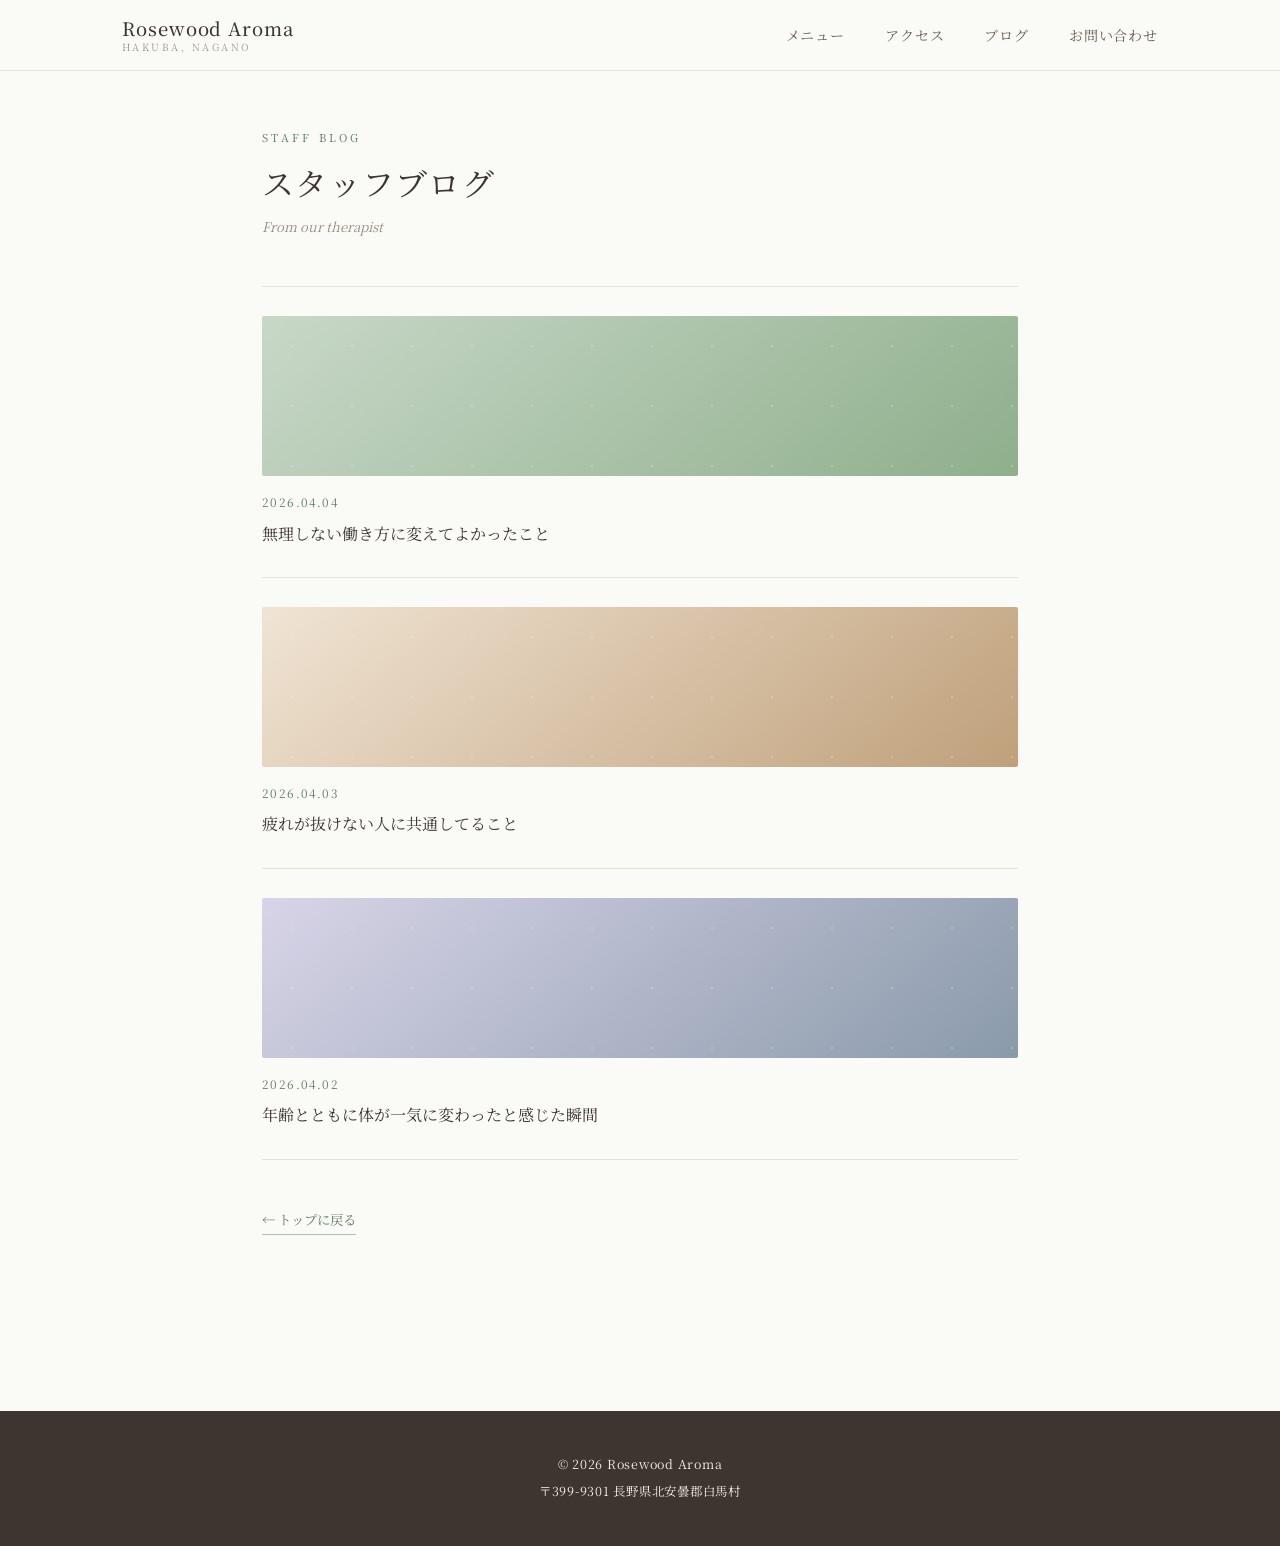
<file: blog/index.html>
<!DOCTYPE html>
<html lang="ja">
<head>
  <meta charset="UTF-8">
  <meta name="viewport" content="width=device-width, initial-scale=1.0">
  <title>スタッフブログ | Rosewood Aroma</title>
  <meta name="description" content="Rosewood Aromaセラピストによるブログ。体のこと、暮らしのこと、白馬の日々のこと。">
  <link rel="stylesheet" href="../assets/style.css?v=3">
  <link rel="stylesheet" href="https://cdnjs.cloudflare.com/ajax/libs/font-awesome/6.5.0/css/all.min.css">
</head>
<body>

<nav>
  <div class="nav-inner">
    <a href="../index.html" class="nav-logo">
      Rosewood Aroma
      <span>HAKUBA, NAGANO</span>
    </a>
    <button class="hamburger" onclick="toggleMenu()" aria-label="メニューを開く">
      <span></span><span></span><span></span>
    </button>
    <ul class="nav-links" id="navLinks">
      <li><a href="../index.html#menu">メニュー</a></li>
      <li><a href="../index.html#access">アクセス</a></li>
      <li><a href="../blog/">ブログ</a></li>
      <li><a href="../index.html#contact">お問い合わせ</a></li>
    </ul>
  </div>
</nav>

<section class="blog-post-page">
  <div class="blog-index-wrap">

    <p class="section-label">Staff Blog</p>
    <h1 class="blog-post-title" style="font-size: clamp(1.5rem, 3vw, 2rem); margin-bottom: 0.4rem;">スタッフブログ</h1>
    <p style="font-size: 0.82rem; color: var(--text-light); font-style: italic; margin-bottom: 3rem;">From our therapist</p>

    <ul class="blog-list">
      <li class="blog-list-item">
        <a href="post1.html" style="text-decoration:none; display:block;">
          <div class="blog-card-thumb blog-card-thumb-1"></div>
        </a>
        <p class="blog-list-date">2026.04.04</p>
        <a href="post1.html" class="blog-list-title">無理しない働き方に変えてよかったこと</a>
      </li>
      <li class="blog-list-item">
        <a href="post2.html" style="text-decoration:none; display:block;">
          <div class="blog-card-thumb blog-card-thumb-2"></div>
        </a>
        <p class="blog-list-date">2026.04.03</p>
        <a href="post2.html" class="blog-list-title">疲れが抜けない人に共通してること</a>
      </li>
      <li class="blog-list-item">
        <a href="post3.html" style="text-decoration:none; display:block;">
          <div class="blog-card-thumb blog-card-thumb-3"></div>
        </a>
        <p class="blog-list-date">2026.04.02</p>
        <a href="post3.html" class="blog-list-title">年齢とともに体が一気に変わったと感じた瞬間</a>
      </li>
    </ul>

    <a href="../index.html" class="blog-back" style="margin-top: 3rem;">← トップに戻る</a>

  </div>
</section>

<footer>
  <p>&copy; 2026 Rosewood Aroma</p>
  <p>〒399-9301 長野県北安曇郡白馬村</p>
</footer>

<script>
  function toggleMenu() {
    document.getElementById('navLinks').classList.toggle('open');
  }
</script>

</body>
</html>
</file>
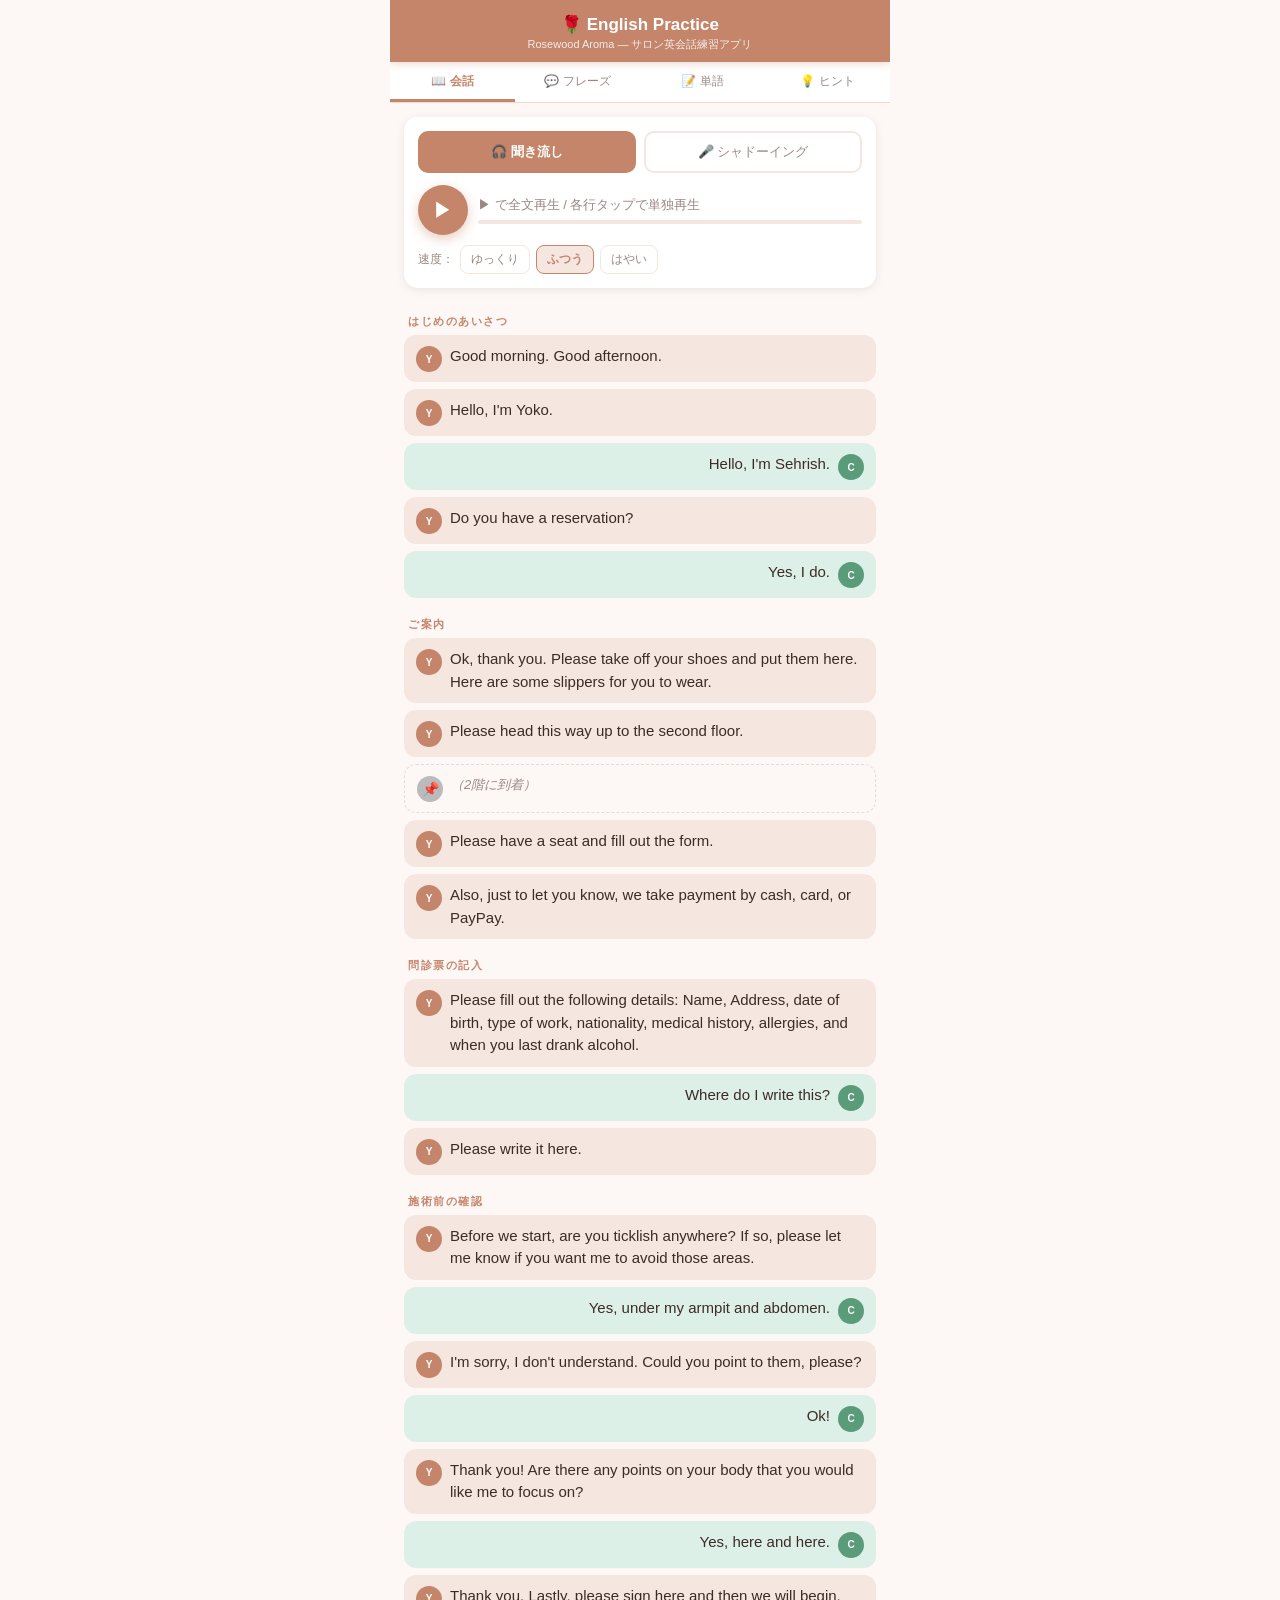
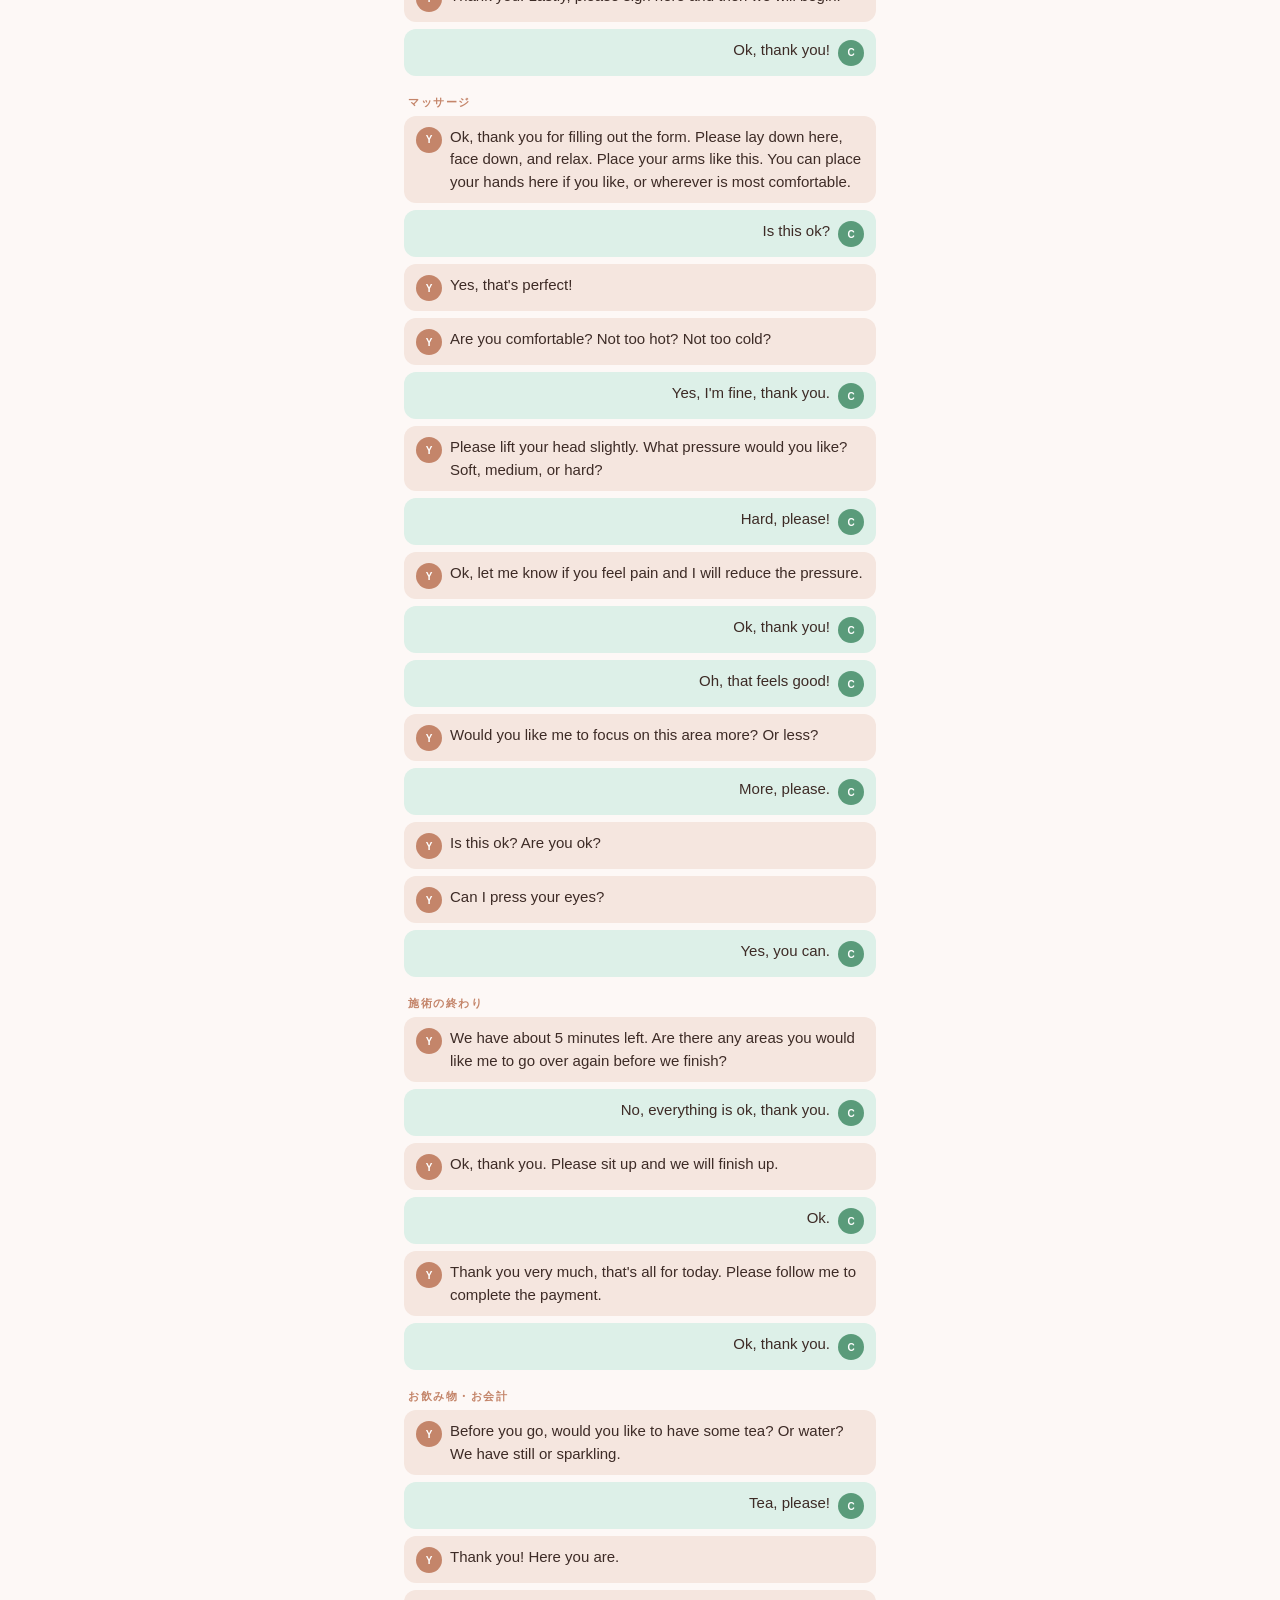
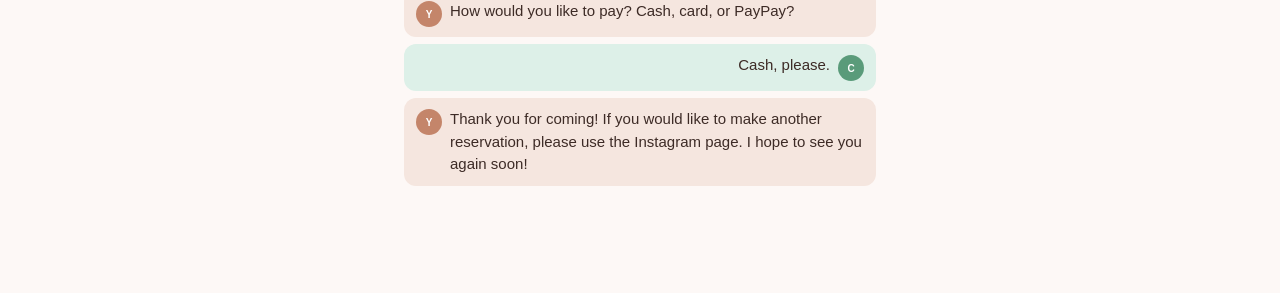
<file: english-practice/index.html>
<!DOCTYPE html>
<html lang="ja">
<head>
<meta charset="UTF-8">
<meta name="viewport" content="width=device-width, initial-scale=1.0, maximum-scale=1.0, user-scalable=no">
<title>English Practice | Rosewood Aroma</title>
<!-- PWA -->
<meta name="apple-mobile-web-app-capable" content="yes">
<meta name="apple-mobile-web-app-status-bar-style" content="default">
<meta name="apple-mobile-web-app-title" content="英会話練習">
<link rel="apple-touch-icon" href="icon.svg">
<link rel="manifest" href="manifest.json">
<meta name="theme-color" content="#c4856a">
<style>
:root {
  --rose: #c4856a;
  --rose-light: #f5e6df;
  --rose-dark: #8b5a47;
  --green: #5a9b7a;
  --bg: #fdf8f6;
  --text: #3d2b26;
  --muted: #9b8783;
  --shadow: 0 2px 10px rgba(0,0,0,0.08);
  --r: 14px;
}
* { box-sizing: border-box; margin: 0; padding: 0; -webkit-tap-highlight-color: transparent; }
html, body {
  font-family: -apple-system, BlinkMacSystemFont, 'Noto Sans JP', sans-serif;
  background: var(--bg); color: var(--text);
  max-width: 500px; margin: 0 auto; min-height: 100vh; overflow-x: hidden;
}
.header {
  background: var(--rose); color: white;
  padding: 14px 16px 10px; text-align: center;
  position: sticky; top: 0; z-index: 200;
  box-shadow: 0 2px 8px rgba(196,133,106,0.3);
}
.header h1 { font-size: 17px; font-weight: 700; }
.header p { font-size: 11px; opacity: 0.85; margin-top: 2px; }
.tab-nav {
  display: flex; background: white;
  border-bottom: 1px solid #eed8d0;
  position: sticky; top: 62px; z-index: 199;
}
.tab-btn {
  flex: 1; padding: 11px 4px 9px;
  border: none; background: none;
  font-size: 12px; color: var(--muted); cursor: pointer;
  border-bottom: 3px solid transparent; transition: all 0.2s; font-weight: 500;
}
.tab-btn.active { color: var(--rose); border-bottom-color: var(--rose); font-weight: 700; }
.screen { display: none; padding: 14px 14px 100px; }
.screen.active { display: block; }

.ctrl-bar {
  background: white; border-radius: var(--r);
  padding: 14px; margin-bottom: 14px; box-shadow: var(--shadow);
}
.mode-row { display: flex; gap: 8px; margin-bottom: 12px; }
.mode-btn {
  flex: 1; padding: 10px 6px;
  border: 2px solid var(--rose-light); border-radius: 10px;
  background: white; font-size: 13px; cursor: pointer;
  color: var(--muted); transition: all 0.2s; font-weight: 500;
}
.mode-btn.active { background: var(--rose); border-color: var(--rose); color: white; font-weight: 700; }
.ctrl-row { display: flex; align-items: center; gap: 10px; }
.big-btn {
  width: 50px; height: 50px; border-radius: 50%; border: none;
  color: white; font-size: 20px; cursor: pointer;
  display: flex; align-items: center; justify-content: center;
  flex-shrink: 0; transition: transform 0.1s;
}
.big-btn:active { transform: scale(0.93); }
.play-btn { background: var(--rose); box-shadow: 0 4px 12px rgba(196,133,106,0.4); }
.stop-btn { background: #d94f4f; box-shadow: 0 4px 12px rgba(217,79,79,0.3); }
.ctrl-info { flex: 1; min-width: 0; }
.ctrl-status { font-size: 13px; color: var(--muted); }
.prog-bar { height: 4px; background: var(--rose-light); border-radius: 2px; margin-top: 6px; overflow: hidden; }
.prog-fill { height: 100%; background: var(--rose); border-radius: 2px; transition: width 0.4s; }
.speed-row { display: flex; gap: 6px; align-items: center; margin-top: 10px; }
.speed-label { font-size: 12px; color: var(--muted); flex-shrink: 0; }
.speed-btn {
  padding: 5px 10px; border-radius: 8px;
  border: 1px solid var(--rose-light); background: white;
  font-size: 12px; cursor: pointer; color: var(--muted); transition: all 0.15s;
}
.speed-btn.active { background: var(--rose-light); border-color: var(--rose); color: var(--rose); font-weight: 700; }

.shadow-prompt {
  display: none; text-align: center;
  background: #fff3f0; border: 2px solid var(--rose);
  border-radius: 12px; padding: 14px; margin-bottom: 14px;
}
.shadow-prompt.show { display: block; }
.shadow-prompt .s-mic { font-size: 30px; }
.shadow-prompt .s-text { font-size: 15px; font-weight: 700; color: var(--rose); margin: 4px 0; }
.shadow-prompt .s-count { font-size: 32px; font-weight: 900; color: var(--rose-dark); }

.section-label {
  font-size: 11px; font-weight: 700; letter-spacing: 1.5px;
  color: var(--rose); text-transform: uppercase; padding: 12px 4px 6px;
}
.conv-line {
  display: flex; gap: 8px; margin-bottom: 7px;
  padding: 10px 12px; border-radius: 12px;
  cursor: pointer; transition: all 0.15s;
}
.conv-line.yoko { background: #f5e6df; }
.conv-line.customer { background: #ddf0e8; flex-direction: row-reverse; }
.conv-line.note { background: transparent; border: 1px dashed #ddd; }
.conv-line.hl { box-shadow: 0 0 0 2px var(--rose); }
.spk-dot {
  width: 26px; height: 26px; border-radius: 50%;
  background: var(--rose); color: white; font-size: 10px; font-weight: 700;
  display: flex; align-items: center; justify-content: center;
  flex-shrink: 0; margin-top: 1px;
}
.customer .spk-dot { background: var(--green); }
.note .spk-dot { background: #bbb; font-size: 14px; }
.conv-text { font-size: 15px; line-height: 1.5; flex: 1; }
.customer .conv-text { text-align: right; }
.note .conv-text { font-size: 13px; color: var(--muted); font-style: italic; }

.cat-card {
  background: white; border-radius: var(--r);
  padding: 14px; margin-bottom: 10px; box-shadow: var(--shadow);
  display: flex; align-items: center; gap: 12px;
  cursor: pointer; transition: all 0.15s;
}
.cat-card:active { transform: scale(0.98); }
.cat-icon { font-size: 24px; width: 44px; text-align: center; flex-shrink: 0; }
.cat-info { flex: 1; }
.cat-title { font-size: 15px; font-weight: 700; }
.cat-sub { font-size: 12px; color: var(--muted); margin-top: 2px; }
.cat-arrow { color: var(--muted); font-size: 20px; }

.phrase-header { display: flex; align-items: center; gap: 10px; margin-bottom: 14px; }
.back-btn {
  padding: 8px 14px; border-radius: 10px; border: none;
  background: var(--rose-light); color: var(--rose);
  font-size: 14px; font-weight: 700; cursor: pointer;
}
.ph-title { font-size: 15px; font-weight: 700; flex: 1; }
.phrase-sub-hd {
  font-size: 12px; font-weight: 700; color: var(--rose-dark);
  padding: 10px 2px 4px;
  border-bottom: 1px solid var(--rose-light); margin-bottom: 6px;
}
.phrase-item {
  background: white; border-radius: 12px;
  padding: 13px 14px; margin-bottom: 7px; box-shadow: var(--shadow);
  display: flex; align-items: center; gap: 10px;
  cursor: pointer; transition: all 0.15s; border: 2px solid transparent;
}
.phrase-item:active { transform: scale(0.99); }
.phrase-item.hl { border-color: var(--rose); }
.ph-en { font-size: 15px; flex: 1; line-height: 1.4; }
.ph-note { font-size: 11px; color: var(--muted); margin-top: 3px; }
.ph-icon { font-size: 22px; color: var(--rose); flex-shrink: 0; }

.vocab-group { margin-bottom: 20px; }
.vocab-group-title {
  font-size: 13px; font-weight: 700; color: var(--rose-dark);
  padding: 6px 0; border-bottom: 2px solid var(--rose-light); margin-bottom: 8px;
}
.vocab-item {
  display: flex; align-items: center; background: white;
  border-radius: 10px; padding: 12px 14px; margin-bottom: 6px;
  box-shadow: var(--shadow); cursor: pointer; gap: 10px;
}
.vocab-item:active { transform: scale(0.99); }
.vocab-en { font-size: 15px; font-weight: 600; flex: 1; }
.vocab-ja { font-size: 13px; color: var(--muted); text-align: right; }
.vocab-icon { font-size: 18px; color: var(--rose); flex-shrink: 0; }

.tip-card {
  background: white; border-radius: var(--r);
  padding: 16px; margin-bottom: 12px; box-shadow: var(--shadow);
  border-left: 4px solid var(--rose);
}
.tip-card h3 { font-size: 14px; font-weight: 700; color: var(--rose-dark); margin-bottom: 8px; }
.tip-card p { font-size: 14px; line-height: 1.7; }

.phrase-view { display: none; }
.phrase-view.show { display: block; }
.cat-view.hide { display: none; }
</style>
</head>
<body>

<div class="header">
  <h1>🌹 English Practice</h1>
  <p>Rosewood Aroma — サロン英会話練習アプリ</p>
</div>

<nav class="tab-nav">
  <button class="tab-btn active" onclick="showTab('conv')">📖 会話</button>
  <button class="tab-btn" onclick="showTab('phrase')">💬 フレーズ</button>
  <button class="tab-btn" onclick="showTab('vocab')">📝 単語</button>
  <button class="tab-btn" onclick="showTab('tips')">💡 ヒント</button>
</nav>

<div id="screen-conv" class="screen active">
  <div class="ctrl-bar">
    <div class="mode-row">
      <button class="mode-btn active" id="conv-m-listen" onclick="setConvMode('listen')">🎧 聞き流し</button>
      <button class="mode-btn" id="conv-m-shadow" onclick="setConvMode('shadow')">🎤 シャドーイング</button>
    </div>
    <div class="ctrl-row">
      <button class="big-btn play-btn" id="conv-play" onclick="toggleConvPlay()">▶</button>
      <div class="ctrl-info">
        <div class="ctrl-status" id="conv-status">▶ で全文再生 / 各行タップで単独再生</div>
        <div class="prog-bar"><div class="prog-fill" id="conv-prog" style="width:0%"></div></div>
      </div>
    </div>
    <div class="speed-row">
      <span class="speed-label">速度：</span>
      <button class="speed-btn" data-speed="0.7" onclick="setSpeed(0.7)">ゆっくり</button>
      <button class="speed-btn active" data-speed="1.0" onclick="setSpeed(1.0)">ふつう</button>
      <button class="speed-btn" data-speed="1.3" onclick="setSpeed(1.3)">はやい</button>
    </div>
  </div>
  <div class="shadow-prompt" id="conv-shadow">
    <div class="s-mic">🎤</div>
    <div class="s-text">あなたの番！ リピートしてみよう</div>
    <div class="s-count" id="conv-count">4</div>
  </div>
  <div id="conv-lines"></div>
</div>

<div id="screen-phrase" class="screen">
  <div class="cat-view" id="cat-view">
    <div id="cat-list"></div>
  </div>
  <div class="phrase-view" id="phrase-view">
    <div class="phrase-header">
      <button class="back-btn" onclick="backToCats()">← 戻る</button>
      <div class="ph-title" id="ph-title"></div>
    </div>
    <div class="ctrl-bar">
      <div class="mode-row">
        <button class="mode-btn" id="ph-m-listen" onclick="setPhMode('listen')">🎧 聞き流し</button>
        <button class="mode-btn" id="ph-m-shadow" onclick="setPhMode('shadow')">🎤 シャドーイング</button>
        <button class="mode-btn active" id="ph-m-tap" onclick="setPhMode('tap')">👆 タップ</button>
      </div>
      <div class="ctrl-row">
        <button class="big-btn play-btn" id="ph-play" onclick="togglePhPlay()" style="display:none">▶</button>
        <div class="ctrl-info">
          <div class="ctrl-status" id="ph-status">フレーズをタップして再生</div>
          <div class="prog-bar"><div class="prog-fill" id="ph-prog" style="width:0%"></div></div>
        </div>
      </div>
      <div class="speed-row">
        <span class="speed-label">速度：</span>
        <button class="speed-btn" data-speed="0.7" onclick="setSpeed(0.7)">ゆっくり</button>
        <button class="speed-btn active" data-speed="1.0" onclick="setSpeed(1.0)">ふつう</button>
        <button class="speed-btn" data-speed="1.3" onclick="setSpeed(1.3)">はやい</button>
      </div>
    </div>
    <div class="shadow-prompt" id="ph-shadow">
      <div class="s-mic">🎤</div>
      <div class="s-text">あなたの番！ リピートしてみよう</div>
      <div class="s-count" id="ph-count">4</div>
    </div>
    <div id="ph-list"></div>
  </div>
</div>

<div id="screen-vocab" class="screen">
  <div id="vocab-list"></div>
</div>

<div id="screen-tips" class="screen">
  <div id="tips-list"></div>
</div>

<script>
const CONV = [
  { sec:"はじめのあいさつ", sp:'Y', t:"Good morning. Good afternoon." },
  { sp:'Y', t:"Hello, I'm Yoko." },
  { sp:'C', t:"Hello, I'm Sehrish." },
  { sp:'Y', t:"Do you have a reservation?" },
  { sp:'C', t:"Yes, I do." },
  { sec:"ご案内", sp:'Y', t:"Ok, thank you. Please take off your shoes and put them here. Here are some slippers for you to wear." },
  { sp:'Y', t:"Please head this way up to the second floor." },
  { sp:'N', t:"（2階に到着）" },
  { sp:'Y', t:"Please have a seat and fill out the form." },
  { sp:'Y', t:"Also, just to let you know, we take payment by cash, card, or PayPay." },
  { sec:"問診票の記入", sp:'Y', t:"Please fill out the following details: Name, Address, date of birth, type of work, nationality, medical history, allergies, and when you last drank alcohol." },
  { sp:'C', t:"Where do I write this?" },
  { sp:'Y', t:"Please write it here." },
  { sec:"施術前の確認", sp:'Y', t:"Before we start, are you ticklish anywhere? If so, please let me know if you want me to avoid those areas." },
  { sp:'C', t:"Yes, under my armpit and abdomen." },
  { sp:'Y', t:"I'm sorry, I don't understand. Could you point to them, please?" },
  { sp:'C', t:"Ok!" },
  { sp:'Y', t:"Thank you! Are there any points on your body that you would like me to focus on?" },
  { sp:'C', t:"Yes, here and here." },
  { sp:'Y', t:"Thank you. Lastly, please sign here and then we will begin." },
  { sp:'C', t:"Ok, thank you!" },
  { sec:"マッサージ", sp:'Y', t:"Ok, thank you for filling out the form. Please lay down here, face down, and relax. Place your arms like this. You can place your hands here if you like, or wherever is most comfortable." },
  { sp:'C', t:"Is this ok?" },
  { sp:'Y', t:"Yes, that's perfect!" },
  { sp:'Y', t:"Are you comfortable? Not too hot? Not too cold?" },
  { sp:'C', t:"Yes, I'm fine, thank you." },
  { sp:'Y', t:"Please lift your head slightly. What pressure would you like? Soft, medium, or hard?" },
  { sp:'C', t:"Hard, please!" },
  { sp:'Y', t:"Ok, let me know if you feel pain and I will reduce the pressure." },
  { sp:'C', t:"Ok, thank you!" },
  { sp:'C', t:"Oh, that feels good!" },
  { sp:'Y', t:"Would you like me to focus on this area more? Or less?" },
  { sp:'C', t:"More, please." },
  { sp:'Y', t:"Is this ok? Are you ok?" },
  { sp:'Y', t:"Can I press your eyes?" },
  { sp:'C', t:"Yes, you can." },
  { sec:"施術の終わり", sp:'Y', t:"We have about 5 minutes left. Are there any areas you would like me to go over again before we finish?" },
  { sp:'C', t:"No, everything is ok, thank you." },
  { sp:'Y', t:"Ok, thank you. Please sit up and we will finish up." },
  { sp:'C', t:"Ok." },
  { sp:'Y', t:"Thank you very much, that's all for today. Please follow me to complete the payment." },
  { sp:'C', t:"Ok, thank you." },
  { sec:"お飲み物・お会計", sp:'Y', t:"Before you go, would you like to have some tea? Or water? We have still or sparkling." },
  { sp:'C', t:"Tea, please!" },
  { sp:'Y', t:"Thank you! Here you are." },
  { sp:'Y', t:"How would you like to pay? Cash, card, or PayPay?" },
  { sp:'C', t:"Cash, please." },
  { sp:'Y', t:"Thank you for coming! If you would like to make another reservation, please use the Instagram page. I hope to see you again soon!" },
];

const CATS = [
  { icon:"👋", title:"Greetings & first contact", ja:"あいさつ・最初の接客",
    ph:[
      { e:"Good morning.", n:"午前11時頃まで" },
      { e:"Good afternoon.", n:"午前11時〜午後5時" },
      { e:"Good evening.", n:"午後5時以降" },
      { e:"Hello, I'm Yoko.", n:"自己紹介" },
      { e:"Welcome!", n:"入店されたとき" },
      { e:"How can I help you?" },
      { e:"Do you have a reservation?", n:"予約確認" },
      { e:"Is this your first time here?", n:"初めてのお客様に" },
    ]},
  { icon:"📅", title:"When they have a reservation", ja:"予約あり",
    ph:[
      { e:"Thank you. Please come in." },
      { e:"May I have your name, please?" },
      { e:"Please take off your shoes.", n:"入口で" },
      { e:"You can put them here.", n:"靴置き場を指さして" },
      { e:"Here are some slippers." },
      { e:"Please follow me." },
      { e:"This way, please." },
      { e:"Please go up to the second floor." },
      { e:"Please have a seat." },
      { e:"Please fill out this form." },
      { e:"Take your time.", n:"焦らせないように" },
    ]},
  { icon:"🚶", title:"When they don't have a reservation", ja:"予約なし",
    subs:[
      { lbl:"対応できる場合", ph:[
        { e:"Yes, I have time now." },
        { e:"Please come in." },
        { e:"I can start in about 5 minutes." },
      ]},
      { lbl:"対応できない場合", ph:[
        { e:"I'm sorry, I'm not available right now." },
        { e:"I'm fully booked today." },
        { e:"Could you make a reservation for another time?" },
        { e:"Please book through our Instagram page." },
        { e:"Let me show you how." },
        { e:"Thank you. I look forward to seeing you." },
      ]},
    ]},
  { icon:"💳", title:"Telling them about payment", ja:"お支払い方法のご案内",
    ph:[
      { e:"Just so you know, we accept cash, card, or PayPay.", n:"早めに伝えておく" },
      { e:"We accept cash, card, and PayPay." },
      { e:"How would you like to pay?", n:"会計のとき" },
      { e:"Cash, card, or PayPay?" },
    ]},
  { icon:"📋", title:"Filling out the form", ja:"問診票の記入",
    subs:[
      { lbl:"記入をお願いするとき", ph:[
        { e:"Please fill in your details." },
        { e:"Please write your name here." },
        { e:"Please write your address here." },
        { e:"Please write your date of birth here." },
        { e:"What kind of work do you do?" },
        { e:"What is your nationality?" },
        { e:"Do you have any medical history?" },
        { e:"Any injuries or illnesses we should know about?" },
        { e:"Do you have any allergies?" },
        { e:"When did you last drink alcohol?" },
        { e:"Please sign here." },
        { e:"Thank you." },
      ]},
      { lbl:"どこに書くか聞かれたとき", ph:[
        { e:"Please write it here." },
        { e:"Right here, please." },
        { e:"You can leave this part blank.", n:"任意の欄なら" },
      ]},
    ]},
  { icon:"✋", title:"Before the massage begins", ja:"施術前の確認",
    ph:[
      { e:"Before we start, are you ticklish anywhere?" },
      { e:"Any areas you want me to avoid?" },
      { e:"Are there any areas you'd like me to focus on?" },
      { e:"Where would you like me to focus?" },
      { e:"Is there any area that hurts right now?" },
      { e:"Please point to the area.", n:"言葉が通じないとき" },
      { e:"Could you show me where?" },
      { e:"Thank you. That's all, we can begin." },
    ]},
  { icon:"🛏️", title:"Getting comfortable on the table", ja:"ベッドでのご案内",
    ph:[
      { e:"Please lie down here." },
      { e:"Please lie face down.", n:"うつ伏せ" },
      { e:"Please lie face up.", n:"仰向け" },
      { e:"Please relax." },
      { e:"Please place your arms like this." },
      { e:"You can put your hands here, or wherever feels comfortable." },
      { e:"Is this position okay?" },
      { e:"Let me adjust you a little." },
      { e:"A little more like this." },
      { e:"Perfect, thank you." },
      { e:"Please lift your head a little." },
      { e:"I'm putting a towel under your head." },
      { e:"Are you comfortable?" },
      { e:"Not too hot? Not too cold?" },
      { e:"Let me know if you need anything." },
    ]},
  { icon:"💆", title:"Pressure & checking in", ja:"圧の確認・施術中のやりとり",
    subs:[
      { lbl:"こちらから声がけ", ph:[
        { e:"What pressure would you like?" },
        { e:"Soft, medium, or hard?" },
        { e:"Like this?" },
        { e:"Let me know if it hurts." },
        { e:"I'll reduce the pressure." },
        { e:"More pressure? Or less?" },
        { e:"Is this okay?" },
        { e:"Are you okay?" },
        { e:"How does this feel?" },
        { e:"Would you like me to do this area more? Or less?" },
        { e:"Can I press your eyes?" },
        { e:"Please tell me if anything is uncomfortable." },
      ]},
      { lbl:"お客様がよく言うこと（聞き取れるように）", ph:[
        { e:"That feels good." },
        { e:"It hurts a little." },
        { e:"A bit harder, please." },
        { e:"A bit softer, please." },
        { e:"More here." },
        { e:"That's enough there." },
      ]},
    ]},
  { icon:"🙏", title:"Finishing the massage", ja:"施術の終わり",
    ph:[
      { e:"We have about 5 minutes left." },
      { e:"Any areas you'd like me to go over again?" },
      { e:"Anywhere else before we finish?" },
      { e:"Okay, we're finished for today." },
      { e:"Please take your time sitting up." },
      { e:"Please sit up slowly." },
      { e:"Thank you very much. That's all for today." },
      { e:"Please follow me for the payment." },
    ]},
  { icon:"☕", title:"Offering a drink", ja:"お飲み物のご提供",
    ph:[
      { e:"Would you like something to drink?" },
      { e:"Would you like tea or water?" },
      { e:"Still or sparkling water?" },
      { e:"Here you are." },
      { e:"Please enjoy." },
    ]},
  { icon:"💰", title:"Payment & goodbye", ja:"お会計・お見送り",
    ph:[
      { e:"How would you like to pay?" },
      { e:"Cash, card, or PayPay?" },
      { e:"That will be [price] yen, please." },
      { e:"Thank you very much." },
      { e:"Here is your receipt." },
      { e:"Would you like to book again?" },
      { e:"You can book through our Instagram page." },
      { e:"Let me show you how." },
      { e:"Thank you for coming." },
      { e:"I hope to see you again soon." },
      { e:"Have a lovely day." },
      { e:"Take care." },
    ]},
  { icon:"🤔", title:"When you don't understand", ja:"聞き取れないとき",
    ph:[
      { e:"I'm sorry, I don't understand.", n:"基本フレーズ" },
      { e:"Could you say that again, please?" },
      { e:"Could you speak a little more slowly, please?" },
      { e:"Could you point to it, please?" },
      { e:"One moment, please." },
      { e:"Let me check." },
      { e:"Just a moment." },
      { e:"I'm sorry, my English isn't perfect." },
      { e:"Thank you for your patience." },
    ]},
  { icon:"🧱", title:"Polite building blocks", ja:"丁寧な表現のパーツ",
    ph:[
      { e:"Please ___", n:"例：Please sit here. / Please relax." },
      { e:"Could you ___, please?", n:"例：Could you lie down? / Could you point?" },
      { e:"Would you like ___?", n:"例：Would you like tea? / More pressure?" },
      { e:"I'm sorry, ___", n:"例：I'm sorry, I don't understand." },
      { e:"Thank you for ___", n:"例：Thank you for coming. / Thank you for waiting." },
      { e:"Let me ___", n:"例：Let me show you. / Let me check." },
      { e:"Is this ___?", n:"例：Is this okay? / Is this comfortable?" },
      { e:"Do you have ___?", n:"例：Do you have a reservation?" },
      { e:"Are you ___?", n:"例：Are you comfortable? / Are you okay?" },
    ]},
];

const VOCAB = [
  { grp:"🫁 身体の部位 (Body Parts)", items:[
    { e:"head, neck, shoulders", j:"頭、首、肩" },
    { e:"back, lower back", j:"背中、腰" },
    { e:"arm, elbow, hand, fingers", j:"腕、ひじ、手、指" },
    { e:"chest, stomach (abdomen)", j:"胸、お腹" },
    { e:"hip, leg, knee, ankle, foot", j:"お尻、脚、ひざ、足首、足" },
    { e:"armpit", j:"脇の下" },
  ]},
  { grp:"💭 気持ち・感覚 (Feelings & Sensations)", items:[
    { e:"comfortable / uncomfortable", j:"快適 / 不快" },
    { e:"sore, tight, stiff", j:"痛い、張っている、硬い" },
    { e:"relaxed", j:"リラックスした" },
    { e:"ticklish", j:"くすぐったい" },
    { e:"too hot / too cold", j:"暑すぎる / 寒すぎる" },
    { e:"soft / medium / hard", j:"弱め / 普通 / 強め" },
    { e:"a little / a lot", j:"少し / たくさん" },
    { e:"more / less", j:"もっと / 少なめに" },
  ]},
  { grp:"❓ お客様がよく聞くこと (Customer Questions)", items:[
    { e:"How long is the massage?", j:"→ It's [60] minutes." },
    { e:"How much is it?", j:"→ It's [price] yen." },
    { e:"Do you speak English?", j:"→ A little. / Yes, a little." },
    { e:"Where is the toilet?", j:"→ This way, please." },
    { e:"Can I use the bathroom first?", j:"→ Of course. Please go ahead." },
    { e:"Should I take everything off?", j:"→ Please keep your underwear on." },
    { e:"Do you have oil or dry massage?", j:"→ We do [oil / dry] massage." },
    { e:"Can I book my next appointment?", j:"→ Yes, please book through our Instagram." },
    { e:"Do you have Wi-Fi?", j:"→ Yes, the password is ___." },
  ]},
];

const TIPS = [
  { h:"😊 笑顔とジェスチャーを活用しよう",
    t:"言葉が出てこないときは、指さし・うなずき・実演が大活躍します。スマイルも大切な言葉のひとつです。" },
  { h:"🙏 「Please」と「Thank you」は魔法の言葉",
    t:'どんな文章にも "Please" や "Thank you" を添えるだけで、ぐっと丁寧な印象になります。' },
  { h:'⏸ 詰まったら「One moment, please.」',
    t:'言葉が出てこないときは "One moment, please." と言えば時間を作れます。慌てなくて大丈夫！' },
  { h:'❓ 迷ったら「Is this okay?」',
    t:'"Is this okay?" はほぼどんな場面でも使えます。圧の確認、ポジションの確認、何でもOK。' },
  { h:"👉 指さしを忘れずに",
    t:'"Please point to it." と言って、指さしてもらいましょう。言葉がなくても伝わります。' },
  { h:'🗣 「I\'m sorry, my English isn\'t perfect.」',
    t:"正直に伝えることで、お客様も親切に接してくれます。完璧を目指さず、伝えようとする姿勢が大切です。" },
  { h:"🌟 シャドーイングのコツ",
    t:"音声を聞いたあと、すぐに声に出してリピートします。最初はゆっくり速度から始めましょう。" },
];

// ── STATE ──
let S = { tab:'conv', convMode:'listen', convPlaying:false, convIdx:0, phMode:'tap', phPlaying:false, phIdx:0, selCat:-1, speed:1.0 };
let shadowTimer = null;
let flatPhrases = [];

// ── SPEECH ──
function speak(text, cb) {
  if (!window.speechSynthesis) { alert('音声読み上げに対応していません。SafariまたはChromeをお使いください。'); return; }
  window.speechSynthesis.cancel();
  const u = new SpeechSynthesisUtterance(text);
  u.lang = 'en-US'; u.rate = S.speed; u.pitch = 1.0;
  const vs = window.speechSynthesis.getVoices();
  const v = vs.find(v => v.lang==='en-US' && /samantha|karen|moira|female/i.test(v.name))
    || vs.find(v => v.lang.startsWith('en-US'))
    || vs.find(v => v.lang.startsWith('en'));
  if (v) u.voice = v;
  u.onend = () => { if (cb) cb(); };
  u.onerror = () => { if (cb) cb(); };
  window.speechSynthesis.speak(u);
}
function stopAll() {
  window.speechSynthesis && window.speechSynthesis.cancel();
  if (shadowTimer) { clearInterval(shadowTimer); shadowTimer = null; }
}

// ── TABS ──
function showTab(tab) {
  S.tab = tab; stopConvPlay(); stopPhPlay();
  document.querySelectorAll('.screen').forEach(s => s.classList.remove('active'));
  document.querySelectorAll('.tab-btn').forEach(b => b.classList.remove('active'));
  document.getElementById('screen-'+tab).classList.add('active');
  ['conv','phrase','vocab','tips'].forEach((t,i) => {
    if (t===tab) document.querySelectorAll('.tab-btn')[i].classList.add('active');
  });
}

// ── SPEED ──
function setSpeed(spd) {
  S.speed = spd;
  document.querySelectorAll('.speed-btn').forEach(b => b.classList.toggle('active', parseFloat(b.dataset.speed)===spd));
}

// ── SHADOW ──
function showShadow(pfx, secs, cb) {
  const el = document.getElementById(pfx+'-shadow');
  const ct = document.getElementById(pfx+'-count');
  el.classList.add('show'); let rem = secs; ct.textContent = rem;
  shadowTimer = setInterval(() => {
    rem--; ct.textContent = rem;
    if (rem <= 0) { clearInterval(shadowTimer); shadowTimer = null; el.classList.remove('show'); if (cb) cb(); }
  }, 1000);
}

// ── CONVERSATION ──
function renderConv() {
  const c = document.getElementById('conv-lines'); c.innerHTML = '';
  let lastSec = '';
  CONV.forEach((line, i) => {
    if (line.sec && line.sec !== lastSec) {
      lastSec = line.sec;
      const lbl = document.createElement('div'); lbl.className = 'section-label'; lbl.textContent = line.sec; c.appendChild(lbl);
    }
    const el = document.createElement('div');
    el.className = 'conv-line '+(line.sp==='Y'?'yoko':line.sp==='C'?'customer':'note'); el.id = 'cl-'+i;
    const dot = document.createElement('div'); dot.className = 'spk-dot'; dot.textContent = line.sp==='N'?'📌':line.sp;
    const txt = document.createElement('div'); txt.className = 'conv-text'; txt.textContent = line.t;
    el.appendChild(dot); el.appendChild(txt);
    if (line.sp !== 'N') el.addEventListener('click', () => { stopConvPlay(); speak(line.t); hlConv(i); });
    c.appendChild(el);
  });
}
function hlConv(i) {
  document.querySelectorAll('.conv-line').forEach(e => e.classList.remove('hl'));
  const el = document.getElementById('cl-'+i);
  if (el) { el.classList.add('hl'); el.scrollIntoView({behavior:'smooth',block:'nearest'}); }
  document.getElementById('conv-prog').style.width = ((i+1)/CONV.length*100).toFixed(0)+'%';
  const line = CONV[i];
  document.getElementById('conv-status').textContent = (line.sp==='Y'?'👩 Yoko':line.sp==='C'?'🧑 Customer':'')+'　'+(i+1)+'/'+CONV.length;
}
function setConvMode(m) {
  S.convMode = m; stopConvPlay();
  document.getElementById('conv-m-listen').classList.toggle('active', m==='listen');
  document.getElementById('conv-m-shadow').classList.toggle('active', m==='shadow');
}
function toggleConvPlay() { if (S.convPlaying) stopConvPlay(); else startConvPlay(); }
function startConvPlay() { S.convPlaying = true; S.convIdx = 0; setPlayBtn('conv-play',true); playConvNext(); }
function stopConvPlay() {
  S.convPlaying = false; stopAll(); setPlayBtn('conv-play',false);
  document.getElementById('conv-status').textContent = '▶ で全文再生 / 各行タップで単独再生';
  document.getElementById('conv-shadow').classList.remove('show');
  document.querySelectorAll('.conv-line').forEach(e => e.classList.remove('hl'));
}
function playConvNext() {
  if (!S.convPlaying) return;
  while (S.convIdx < CONV.length && CONV[S.convIdx].sp === 'N') S.convIdx++;
  if (S.convIdx >= CONV.length) { stopConvPlay(); document.getElementById('conv-status').textContent='✅ 完了！お疲れ様でした！'; return; }
  const line = CONV[S.convIdx]; hlConv(S.convIdx);
  speak(line.t, () => {
    if (!S.convPlaying) return;
    if (S.convMode === 'shadow') {
      showShadow('conv', 4, () => { if (!S.convPlaying) return; S.convIdx++; playConvNext(); });
    } else {
      setTimeout(() => { if (!S.convPlaying) return; S.convIdx++; playConvNext(); }, 700);
    }
  });
}

// ── PHRASES ──
function renderCats() {
  const c = document.getElementById('cat-list'); c.innerHTML = '';
  CATS.forEach((cat, i) => {
    const cnt = cat.ph ? cat.ph.length : cat.subs.reduce((s,sub)=>s+sub.ph.length,0);
    const el = document.createElement('div'); el.className = 'cat-card';
    el.innerHTML = `<div class="cat-icon">${cat.icon}</div><div class="cat-info"><div class="cat-title">${cat.title}</div><div class="cat-sub">${cat.ja} · ${cnt}フレーズ</div></div><div class="cat-arrow">›</div>`;
    el.addEventListener('click', () => openCat(i)); c.appendChild(el);
  });
}
function openCat(i) {
  S.selCat = i; S.phMode = 'tap'; S.phPlaying = false; S.phIdx = 0;
  const cat = CATS[i];
  document.getElementById('ph-title').textContent = cat.icon+' '+cat.ja;
  flatPhrases = cat.ph ? cat.ph : cat.subs.flatMap(s => s.ph);
  setPhMode('tap'); renderPhraseList(cat);
  document.getElementById('cat-view').classList.add('hide');
  document.getElementById('phrase-view').classList.add('show');
  window.scrollTo(0,0);
}
function renderPhraseList(cat) {
  const c = document.getElementById('ph-list'); c.innerHTML = ''; let idx = 0;
  if (cat.ph) { cat.ph.forEach((p,i) => c.appendChild(mkPhItem(p,i))); }
  else if (cat.subs) {
    cat.subs.forEach(sub => {
      const hd = document.createElement('div'); hd.className = 'phrase-sub-hd'; hd.textContent = sub.lbl; c.appendChild(hd);
      sub.ph.forEach(p => { c.appendChild(mkPhItem(p, idx++)); });
    });
  }
}
function mkPhItem(p, i) {
  const el = document.createElement('div'); el.className = 'phrase-item'; el.id = 'pi-'+i;
  const td = document.createElement('div'); td.className = 'phrase-text';
  const en = document.createElement('div'); en.className = 'ph-en'; en.textContent = p.e; td.appendChild(en);
  if (p.n) { const n = document.createElement('div'); n.className = 'ph-note'; n.textContent = p.n; td.appendChild(n); }
  const ic = document.createElement('div'); ic.className = 'ph-icon'; ic.textContent = '🔊';
  el.appendChild(td); el.appendChild(ic);
  el.addEventListener('click', () => { stopPhPlay(); hlPh(i); speak(p.e); });
  return el;
}
function hlPh(i) {
  document.querySelectorAll('.phrase-item').forEach(e => e.classList.remove('hl'));
  const el = document.getElementById('pi-'+i);
  if (el) { el.classList.add('hl'); el.scrollIntoView({behavior:'smooth',block:'nearest'}); }
  const prog = document.getElementById('ph-prog'); if (prog) prog.style.width = ((i+1)/flatPhrases.length*100).toFixed(0)+'%';
  const st = document.getElementById('ph-status'); if (st) st.textContent = (i+1)+'/'+flatPhrases.length;
}
function setPhMode(m) {
  S.phMode = m; stopPhPlay();
  ['listen','shadow','tap'].forEach(x => { const b = document.getElementById('ph-m-'+x); if (b) b.classList.toggle('active', x===m); });
  const pb = document.getElementById('ph-play'); if (pb) pb.style.display = m==='tap' ? 'none' : 'flex';
  const st = document.getElementById('ph-status'); if (st) st.textContent = m==='tap' ? 'フレーズをタップして再生' : 'タップして再生';
}
function togglePhPlay() { if (S.phPlaying) stopPhPlay(); else startPhPlay(); }
function startPhPlay() { S.phPlaying = true; S.phIdx = 0; setPlayBtn('ph-play',true); playPhNext(); }
function stopPhPlay() {
  S.phPlaying = false; stopAll(); setPlayBtn('ph-play',false);
  document.getElementById('ph-shadow').classList.remove('show');
  document.querySelectorAll('.phrase-item').forEach(e => e.classList.remove('hl'));
  const p = document.getElementById('ph-prog'); if (p) p.style.width='0%';
  const st = document.getElementById('ph-status'); if (st && S.phMode!=='tap') st.textContent='タップして再生';
}
function playPhNext() {
  if (!S.phPlaying) return;
  if (S.phIdx >= flatPhrases.length) { stopPhPlay(); const st=document.getElementById('ph-status'); if(st) st.textContent='✅ 完了！'; return; }
  const p = flatPhrases[S.phIdx]; hlPh(S.phIdx);
  speak(p.e, () => {
    if (!S.phPlaying) return;
    if (S.phMode === 'shadow') {
      showShadow('ph', 4, () => { if (!S.phPlaying) return; S.phIdx++; playPhNext(); });
    } else {
      setTimeout(() => { if (!S.phPlaying) return; S.phIdx++; playPhNext(); }, 700);
    }
  });
}
function backToCats() {
  stopPhPlay();
  document.getElementById('cat-view').classList.remove('hide');
  document.getElementById('phrase-view').classList.remove('show');
  window.scrollTo(0,0);
}

// ── VOCAB ──
function renderVocab() {
  const c = document.getElementById('vocab-list');
  VOCAB.forEach(g => {
    const sec = document.createElement('div'); sec.className = 'vocab-group';
    const t = document.createElement('div'); t.className = 'vocab-group-title'; t.textContent = g.grp; sec.appendChild(t);
    g.items.forEach(item => {
      const el = document.createElement('div'); el.className = 'vocab-item';
      el.innerHTML = `<div class="vocab-en">${item.e}</div><div class="vocab-ja">${item.j}</div><div class="vocab-icon">🔊</div>`;
      el.addEventListener('click', () => speak(item.e)); sec.appendChild(el);
    });
    c.appendChild(sec);
  });
}

// ── TIPS ──
function renderTips() {
  const c = document.getElementById('tips-list');
  TIPS.forEach(tip => {
    const el = document.createElement('div'); el.className = 'tip-card';
    el.innerHTML = `<h3>${tip.h}</h3><p>${tip.t}</p>`; c.appendChild(el);
  });
}

// ── HELPERS ──
function setPlayBtn(id, playing) {
  const b = document.getElementById(id); if (!b) return;
  b.textContent = playing ? '⏹' : '▶';
  b.classList.toggle('stop-btn', playing); b.classList.toggle('play-btn', !playing);
}

// ── INIT ──
window.addEventListener('load', () => {
  renderConv(); renderCats(); renderVocab(); renderTips();
  if (window.speechSynthesis) {
    window.speechSynthesis.getVoices();
    window.speechSynthesis.onvoiceschanged = () => window.speechSynthesis.getVoices();
  }
  if ('serviceWorker' in navigator) {
    navigator.serviceWorker.register('./sw.js').catch(() => {});
  }
});
</script>
</body>
</html>
</file>
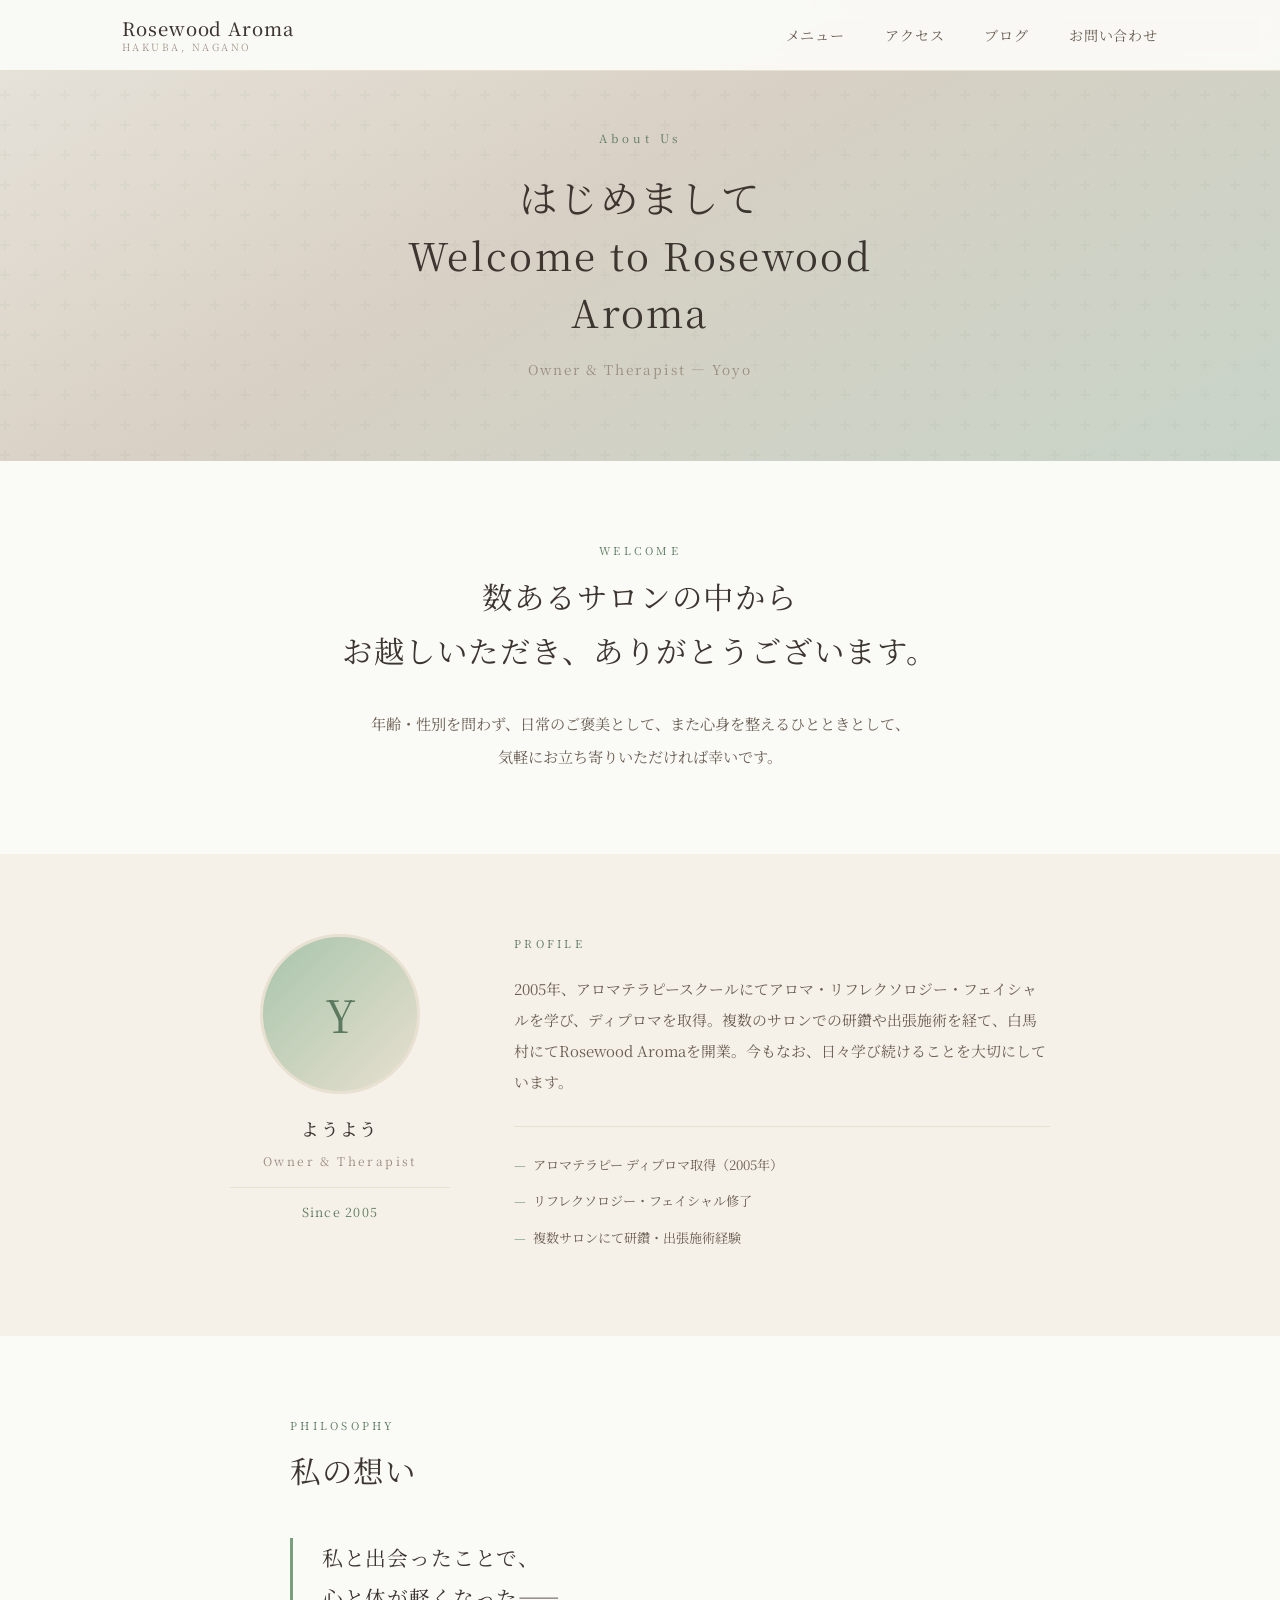
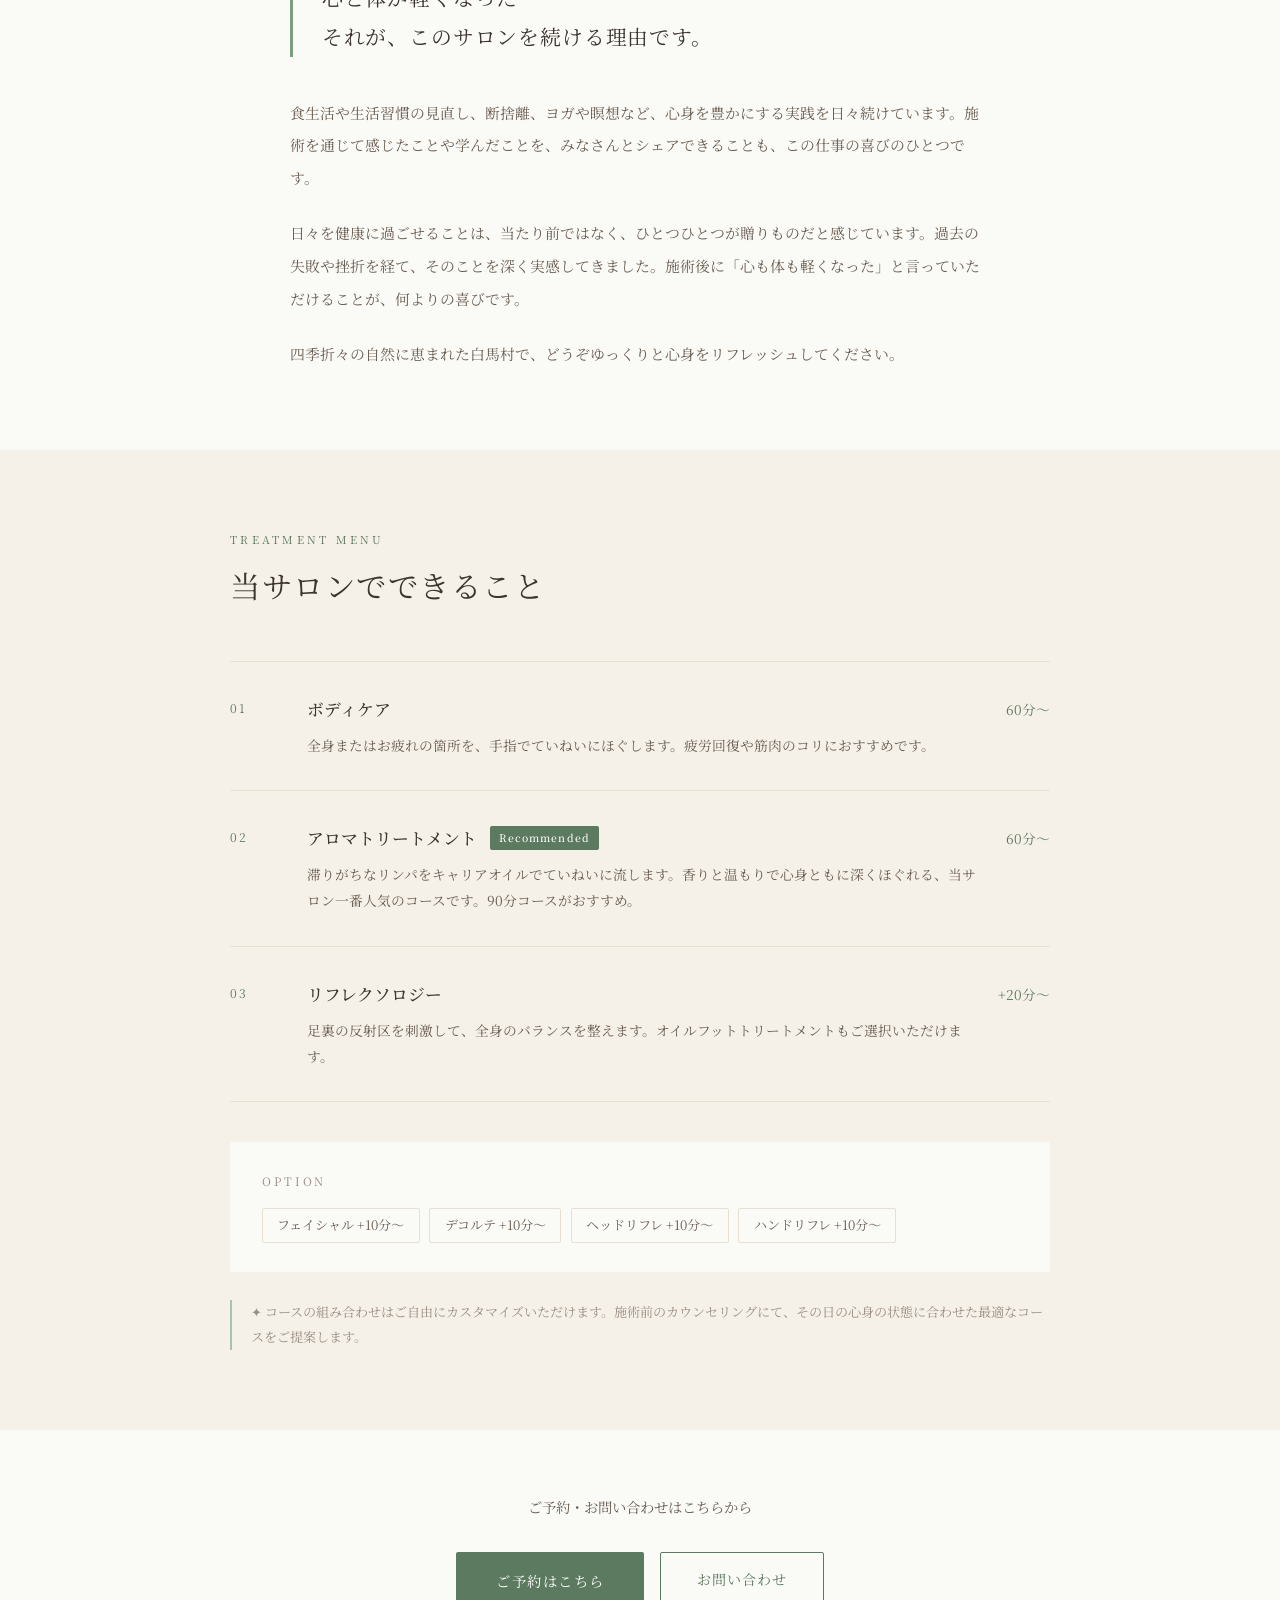
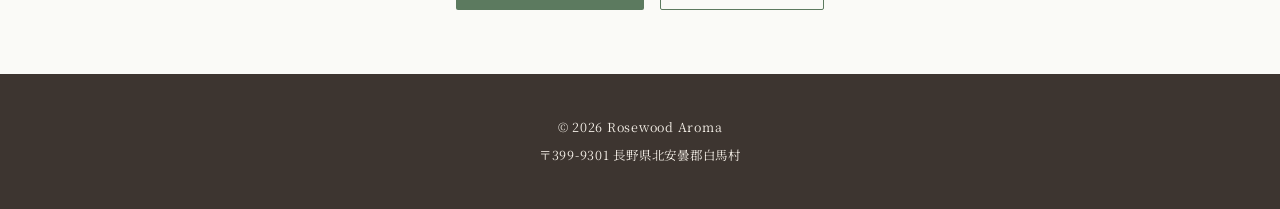
<file: about.html>
<!DOCTYPE html>
<html lang="ja">
<head>
  <meta charset="UTF-8">
  <meta name="viewport" content="width=device-width, initial-scale=1.0">
  <title>About | Rosewood Aroma</title>
  <meta name="description" content="Rosewood Aromaについて。オーナーセラピスト・ようようのプロフィールと施術メニューのご案内。">
  <link rel="stylesheet" href="assets/style.css?v=4">
  <link rel="stylesheet" href="https://cdnjs.cloudflare.com/ajax/libs/font-awesome/6.5.0/css/all.min.css">
  <style>
    /* About hero */
    .about-hero {
      background: linear-gradient(150deg, #E8E4DC 0%, #D8D0C4 45%, #C8D4C8 100%);
      padding: 8rem 2rem 5rem;
      text-align: center;
      position: relative;
      overflow: hidden;
    }
    .about-hero::before {
      content: '';
      position: absolute;
      inset: 0;
      background-image: url("data:image/svg+xml,%3Csvg width='60' height='60' viewBox='0 0 60 60' xmlns='http://www.w3.org/2000/svg'%3E%3Cg fill='none'%3E%3Cg fill='%237a9e7e' fill-opacity='0.07'%3E%3Cpath d='M36 34v-4h-2v4h-4v2h4v4h2v-4h4v-2h-4zm0-30V0h-2v4h-4v2h4v4h2V6h4V4h-4zM6 34v-4H4v4H0v2h4v4h2v-4h4v-2H6zM6 4V0H4v4H0v2h4v4h2V6h4V4H6z'/%3E%3C/g%3E%3C/g%3E%3C/svg%3E");
    }
    .about-hero-inner { position: relative; max-width: 600px; margin: 0 auto; }
    .about-hero-label {
      font-size: 0.72rem;
      letter-spacing: 0.35em;
      color: var(--green-dark);
      display: block;
      margin-bottom: 1.2rem;
    }
    .about-hero h1 {
      font-size: clamp(1.6rem, 4vw, 2.4rem);
      font-weight: 400;
      color: var(--text-dark);
      letter-spacing: 0.06em;
      line-height: 1.5;
    }
    .about-hero p {
      margin-top: 1rem;
      font-size: 0.85rem;
      color: var(--text-light);
      letter-spacing: 0.15em;
    }

    /* Welcome */
    .about-welcome {
      background: var(--off-white);
      padding: 5rem 2rem;
      text-align: center;
    }
    .about-welcome .welcome-text {
      max-width: 640px;
      margin: 1.8rem auto 0;
      font-size: 0.95rem;
      line-height: 2.2;
      color: var(--text-mid);
    }

    /* Owner profile */
    .about-profile {
      background: var(--beige);
      padding: 5rem 2rem;
    }
    .profile-inner {
      max-width: 820px;
      margin: 0 auto;
      display: grid;
      grid-template-columns: 220px 1fr;
      gap: 4rem;
      align-items: start;
    }
    .profile-photo-wrap { text-align: center; }
    .profile-avatar {
      width: 160px;
      height: 160px;
      border-radius: 50%;
      background: linear-gradient(135deg, var(--green-light), var(--beige-dark));
      display: flex;
      align-items: center;
      justify-content: center;
      margin: 0 auto 1.2rem;
      font-size: 2.8rem;
      color: var(--green-dark);
      letter-spacing: 0;
      border: 3px solid var(--beige-dark);
    }
    .profile-name {
      font-size: 1.1rem;
      font-weight: 500;
      color: var(--text-dark);
      letter-spacing: 0.08em;
    }
    .profile-role {
      font-size: 0.75rem;
      color: var(--text-light);
      letter-spacing: 0.2em;
      margin-top: 0.3rem;
    }
    .profile-since {
      margin-top: 1rem;
      font-size: 0.78rem;
      color: var(--green-dark);
      letter-spacing: 0.1em;
      border-top: 1px solid var(--beige-dark);
      padding-top: 0.8rem;
    }
    .profile-bio {
      font-size: 0.93rem;
      line-height: 2.1;
      color: var(--text-mid);
      margin-bottom: 1.8rem;
    }
    .profile-credentials {
      list-style: none;
      padding: 0;
      border-top: 1px solid var(--beige-dark);
      padding-top: 1.2rem;
    }
    .profile-credentials li {
      font-size: 0.82rem;
      color: var(--text-mid);
      padding: 0.4rem 0;
      padding-left: 1.2rem;
      position: relative;
    }
    .profile-credentials li::before {
      content: '—';
      position: absolute;
      left: 0;
      color: var(--green);
    }
    @media (max-width: 680px) {
      .profile-inner {
        grid-template-columns: 1fr;
        gap: 2rem;
        text-align: center;
      }
      .profile-credentials li { text-align: left; }
    }

    /* Philosophy */
    .about-philosophy {
      background: var(--off-white);
      padding: 5rem 2rem;
    }
    .philosophy-inner { max-width: 700px; margin: 0 auto; }
    .philosophy-quote {
      font-size: clamp(1.05rem, 2.5vw, 1.3rem);
      font-weight: 400;
      color: var(--text-dark);
      line-height: 1.9;
      letter-spacing: 0.04em;
      border-left: 3px solid var(--green);
      padding-left: 1.8rem;
      margin: 2.5rem 0;
    }
    .philosophy-body {
      font-size: 0.93rem;
      line-height: 2.2;
      color: var(--text-mid);
    }
    .philosophy-body p + p { margin-top: 1.4rem; }

    /* Treatment Menu */
    .about-menu {
      background: var(--beige);
      padding: 5rem 2rem;
    }
    .about-menu-inner { max-width: 820px; margin: 0 auto; }
    .menu-detail-list { margin-top: 3rem; }
    .menu-detail-item {
      display: grid;
      grid-template-columns: 3rem 1fr auto;
      gap: 1.2rem 1.8rem;
      align-items: start;
      padding: 2rem 0;
      border-bottom: 1px solid var(--beige-dark);
    }
    .menu-detail-item:first-child { border-top: 1px solid var(--beige-dark); }
    .menu-num {
      font-size: 0.75rem;
      letter-spacing: 0.2em;
      color: var(--green-dark);
      padding-top: 0.2rem;
    }
    .menu-detail-name {
      font-size: 1.05rem;
      font-weight: 500;
      color: var(--text-dark);
      margin-bottom: 0.5rem;
      display: flex;
      align-items: center;
      gap: 0.8rem;
    }
    .menu-badge {
      font-size: 0.65rem;
      background: var(--green-dark);
      color: white;
      padding: 0.15rem 0.6rem;
      border-radius: 2px;
      letter-spacing: 0.1em;
    }
    .menu-detail-desc {
      font-size: 0.86rem;
      color: var(--text-mid);
      line-height: 1.9;
    }
    .menu-detail-duration {
      font-size: 0.85rem;
      color: var(--green-dark);
      white-space: nowrap;
      padding-top: 0.2rem;
    }
    .option-block {
      margin-top: 2.5rem;
      padding: 1.8rem 2rem;
      background: var(--off-white);
      border-radius: 2px;
    }
    .option-block-label {
      font-size: 0.72rem;
      letter-spacing: 0.25em;
      color: var(--text-light);
      margin-bottom: 1rem;
    }
    .option-tags {
      display: flex;
      flex-wrap: wrap;
      gap: 0.6rem;
    }
    .option-tag {
      font-size: 0.82rem;
      color: var(--text-mid);
      border: 1px solid var(--beige-dark);
      padding: 0.3rem 0.9rem;
      border-radius: 2px;
    }
    .menu-note {
      margin-top: 1.8rem;
      font-size: 0.82rem;
      color: var(--text-light);
      line-height: 1.9;
      border-left: 2px solid var(--green-light);
      padding-left: 1.2rem;
    }
    @media (max-width: 560px) {
      .menu-detail-item {
        grid-template-columns: 2.5rem 1fr;
        grid-template-rows: auto auto;
      }
      .menu-detail-duration {
        grid-column: 2;
        padding-top: 0;
        color: var(--text-light);
        font-size: 0.8rem;
      }
    }

    /* CTA block */
    .about-cta {
      background: var(--off-white);
      padding: 4rem 2rem;
      text-align: center;
    }
    .about-cta p {
      font-size: 0.9rem;
      color: var(--text-mid);
      margin-bottom: 2rem;
    }
    .cta-buttons { display: flex; gap: 1rem; justify-content: center; flex-wrap: wrap; }
  </style>
</head>
<body>

<nav>
  <div class="nav-inner">
    <a href="index.html" class="nav-logo">
      Rosewood Aroma
      <span>HAKUBA, NAGANO</span>
    </a>
    <button class="hamburger" onclick="toggleMenu()" aria-label="メニューを開く">
      <span></span><span></span><span></span>
    </button>
    <ul class="nav-links" id="navLinks">
      <li><a href="index.html#menu">メニュー</a></li>
      <li><a href="index.html#access">アクセス</a></li>
      <li><a href="blog/">ブログ</a></li>
      <li><a href="index.html#contact">お問い合わせ</a></li>
    </ul>
  </div>
</nav>

<!-- ── Hero ── -->
<div class="about-hero">
  <div class="about-hero-inner">
    <span class="about-hero-label">About Us</span>
    <h1>はじめまして<br>Welcome to Rosewood Aroma</h1>
    <p>Owner &amp; Therapist — Yoyo</p>
  </div>
</div>

<!-- ── Welcome ── -->
<section class="about-welcome">
  <div style="max-width:820px; margin:0 auto;">
    <p class="section-label">Welcome</p>
    <h2 class="section-title">数あるサロンの中から<br>お越しいただき、ありがとうございます。</h2>
    <p class="welcome-text">
      年齢・性別を問わず、日常のご褒美として、また心身を整えるひとときとして、<br>
      気軽にお立ち寄りいただければ幸いです。
    </p>
  </div>
</section>

<!-- ── Owner Profile ── -->
<section class="about-profile">
  <div class="profile-inner">
    <div class="profile-photo-wrap">
      <div class="profile-avatar">Y</div>
      <p class="profile-name">ようよう</p>
      <p class="profile-role">Owner &amp; Therapist</p>
      <p class="profile-since">Since 2005</p>
    </div>
    <div>
      <p class="section-label" style="text-align:left; margin-bottom:1.2rem;">Profile</p>
      <p class="profile-bio">
        2005年、アロマテラピースクールにてアロマ・リフレクソロジー・フェイシャルを学び、ディプロマを取得。複数のサロンでの研鑽や出張施術を経て、白馬村にてRosewood Aromaを開業。今もなお、日々学び続けることを大切にしています。
      </p>
      <ul class="profile-credentials">
        <li>アロマテラピー ディプロマ取得（2005年）</li>
        <li>リフレクソロジー・フェイシャル修了</li>
        <li>複数サロンにて研鑽・出張施術経験</li>
      </ul>
    </div>
  </div>
</section>

<!-- ── Philosophy ── -->
<section class="about-philosophy">
  <div class="philosophy-inner">
    <p class="section-label" style="text-align:left;">Philosophy</p>
    <h2 class="section-title" style="text-align:left;">私の想い</h2>
    <blockquote class="philosophy-quote">
      私と出会ったことで、<br>
      心と体が軽くなった——<br>
      それが、このサロンを続ける理由です。
    </blockquote>
    <div class="philosophy-body">
      <p>
        食生活や生活習慣の見直し、断捨離、ヨガや瞑想など、心身を豊かにする実践を日々続けています。施術を通じて感じたことや学んだことを、みなさんとシェアできることも、この仕事の喜びのひとつです。
      </p>
      <p>
        日々を健康に過ごせることは、当たり前ではなく、ひとつひとつが贈りものだと感じています。過去の失敗や挫折を経て、そのことを深く実感してきました。施術後に「心も体も軽くなった」と言っていただけることが、何よりの喜びです。
      </p>
      <p>
        四季折々の自然に恵まれた白馬村で、どうぞゆっくりと心身をリフレッシュしてください。
      </p>
    </div>
  </div>
</section>

<!-- ── Treatment Menu ── -->
<section class="about-menu">
  <div class="about-menu-inner">
    <p class="section-label">Treatment Menu</p>
    <h2 class="section-title">当サロンでできること</h2>
    <div class="menu-detail-list">

      <div class="menu-detail-item">
        <span class="menu-num">01</span>
        <div>
          <div class="menu-detail-name">ボディケア</div>
          <p class="menu-detail-desc">全身またはお疲れの箇所を、手指でていねいにほぐします。疲労回復や筋肉のコリにおすすめです。</p>
        </div>
        <span class="menu-detail-duration">60分〜</span>
      </div>

      <div class="menu-detail-item">
        <span class="menu-num">02</span>
        <div>
          <div class="menu-detail-name">
            アロマトリートメント
            <span class="menu-badge">Recommended</span>
          </div>
          <p class="menu-detail-desc">滞りがちなリンパをキャリアオイルでていねいに流します。香りと温もりで心身ともに深くほぐれる、当サロン一番人気のコースです。90分コースがおすすめ。</p>
        </div>
        <span class="menu-detail-duration">60分〜</span>
      </div>

      <div class="menu-detail-item">
        <span class="menu-num">03</span>
        <div>
          <div class="menu-detail-name">リフレクソロジー</div>
          <p class="menu-detail-desc">足裏の反射区を刺激して、全身のバランスを整えます。オイルフットトリートメントもご選択いただけます。</p>
        </div>
        <span class="menu-detail-duration">+20分〜</span>
      </div>

    </div>

    <div class="option-block">
      <p class="option-block-label">OPTION</p>
      <div class="option-tags">
        <span class="option-tag">フェイシャル +10分〜</span>
        <span class="option-tag">デコルテ +10分〜</span>
        <span class="option-tag">ヘッドリフレ +10分〜</span>
        <span class="option-tag">ハンドリフレ +10分〜</span>
      </div>
    </div>

    <p class="menu-note">
      ✦ コースの組み合わせはご自由にカスタマイズいただけます。施術前のカウンセリングにて、その日の心身の状態に合わせた最適なコースをご提案します。
    </p>
  </div>
</section>

<!-- ── CTA ── -->
<section class="about-cta">
  <p>ご予約・お問い合わせはこちらから</p>
  <div class="cta-buttons">
    <a href="https://airrsv.net/rosewoodaroma/calendar" class="btn-primary" target="_blank" rel="noopener noreferrer">ご予約はこちら</a>
    <a href="index.html#contact" class="btn-secondary">お問い合わせ</a>
  </div>
</section>

<footer>
  <p>&copy; 2026 Rosewood Aroma</p>
  <p>〒399-9301 長野県北安曇郡白馬村</p>
</footer>

<script>
  function toggleMenu() {
    document.getElementById('navLinks').classList.toggle('open');
  }
</script>

</body>
</html>
</file>
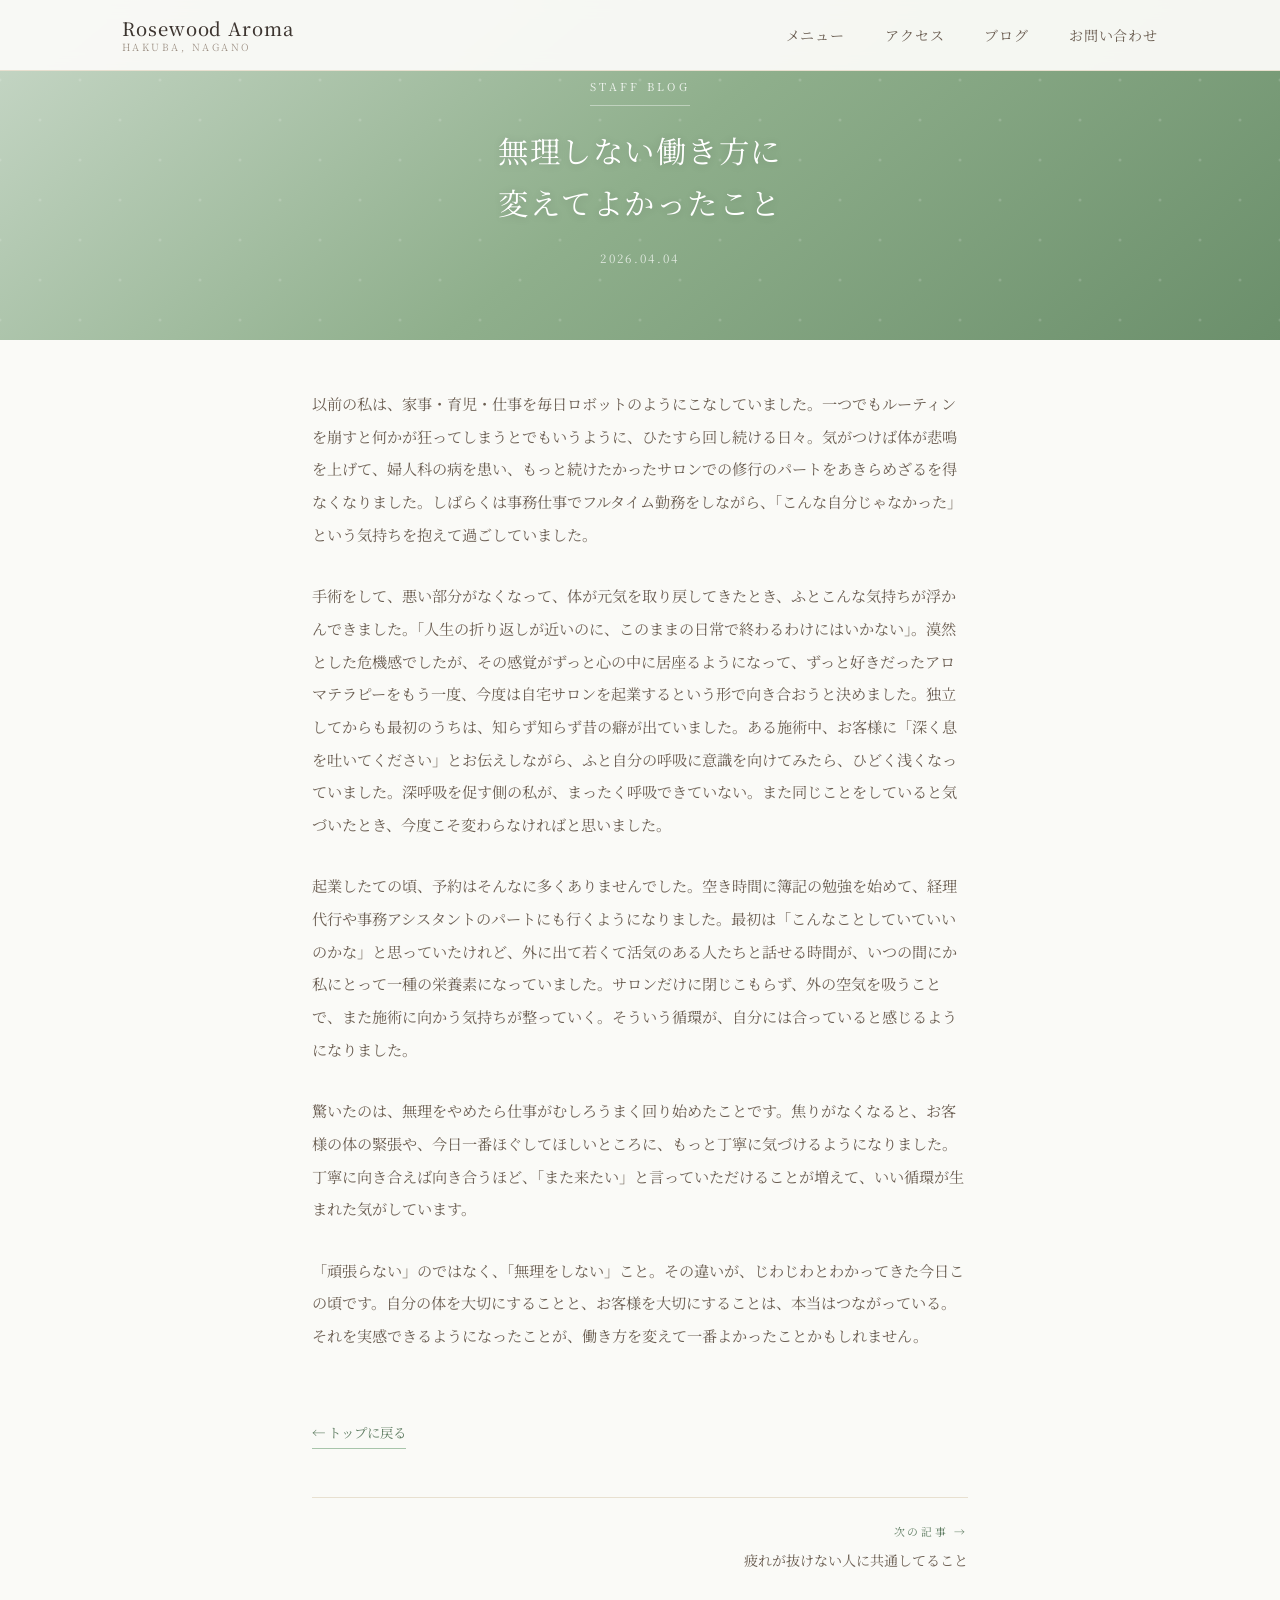
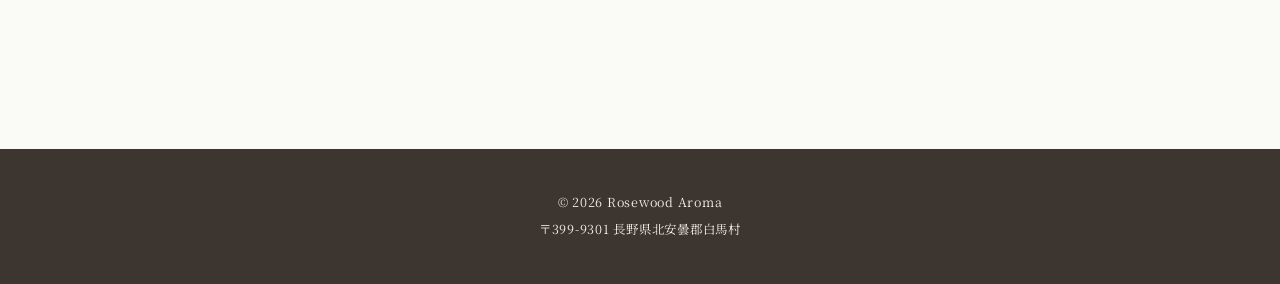
<file: blog/post1.html>
<!DOCTYPE html>
<html lang="ja">
<head>
  <meta charset="UTF-8">
  <meta name="viewport" content="width=device-width, initial-scale=1.0">
  <title>無理しない働き方に変えてよかったこと | Rosewood Aroma</title>
  <meta name="description" content="セラピストとして、無理しない働き方に変えてから気づいたこと。焦りを手放したら、仕事の質も心の余裕も変わりました。">
  <link rel="stylesheet" href="../assets/style.css?v=3">
  <link rel="stylesheet" href="https://cdnjs.cloudflare.com/ajax/libs/font-awesome/6.5.0/css/all.min.css">
</head>
<body>

<nav>
  <div class="nav-inner">
    <a href="../index.html" class="nav-logo">
      Rosewood Aroma
      <span>HAKUBA, NAGANO</span>
    </a>
    <button class="hamburger" onclick="toggleMenu()" aria-label="メニューを開く">
      <span></span><span></span><span></span>
    </button>
    <ul class="nav-links" id="navLinks">
      <li><a href="../index.html#menu">メニュー</a></li>
      <li><a href="../index.html#access">アクセス</a></li>
      <li><a href="../blog/">ブログ</a></li>
      <li><a href="../index.html#contact">お問い合わせ</a></li>
    </ul>
  </div>
</nav>

<!-- ── Eye-catch hero ── -->
<div class="blog-hero blog-hero-1">
  <div class="blog-hero-inner">
    <span class="blog-hero-label">Staff Blog</span>
    <h1 class="blog-hero-title">無理しない働き方に<br>変えてよかったこと</h1>
    <p class="blog-hero-date">2026.04.04</p>
  </div>
</div>

<section class="blog-post-page">
  <div class="blog-post-wrap">

    <div class="blog-post-body">
      <p>
        以前の私は、家事・育児・仕事を毎日ロボットのようにこなしていました。一つでもルーティンを崩すと何かが狂ってしまうとでもいうように、ひたすら回し続ける日々。気がつけば体が悲鳴を上げて、婦人科の病を患い、もっと続けたかったサロンでの修行のパートをあきらめざるを得なくなりました。しばらくは事務仕事でフルタイム勤務をしながら、「こんな自分じゃなかった」という気持ちを抱えて過ごしていました。
      </p>
      <p>
        手術をして、悪い部分がなくなって、体が元気を取り戻してきたとき、ふとこんな気持ちが浮かんできました。「人生の折り返しが近いのに、このままの日常で終わるわけにはいかない」。漠然とした危機感でしたが、その感覚がずっと心の中に居座るようになって、ずっと好きだったアロマテラピーをもう一度、今度は自宅サロンを起業するという形で向き合おうと決めました。独立してからも最初のうちは、知らず知らず昔の癖が出ていました。ある施術中、お客様に「深く息を吐いてください」とお伝えしながら、ふと自分の呼吸に意識を向けてみたら、ひどく浅くなっていました。深呼吸を促す側の私が、まったく呼吸できていない。また同じことをしていると気づいたとき、今度こそ変わらなければと思いました。
      </p>
      <p>
        起業したての頃、予約はそんなに多くありませんでした。空き時間に簿記の勉強を始めて、経理代行や事務アシスタントのパートにも行くようになりました。最初は「こんなことしていていいのかな」と思っていたけれど、外に出て若くて活気のある人たちと話せる時間が、いつの間にか私にとって一種の栄養素になっていました。サロンだけに閉じこもらず、外の空気を吸うことで、また施術に向かう気持ちが整っていく。そういう循環が、自分には合っていると感じるようになりました。
      </p>
      <p>
        驚いたのは、無理をやめたら仕事がむしろうまく回り始めたことです。焦りがなくなると、お客様の体の緊張や、今日一番ほぐしてほしいところに、もっと丁寧に気づけるようになりました。丁寧に向き合えば向き合うほど、「また来たい」と言っていただけることが増えて、いい循環が生まれた気がしています。
      </p>
      <p>
        「頑張らない」のではなく、「無理をしない」こと。その違いが、じわじわとわかってきた今日この頃です。自分の体を大切にすることと、お客様を大切にすることは、本当はつながっている。それを実感できるようになったことが、働き方を変えて一番よかったことかもしれません。
      </p>
    </div>

    <a href="../index.html" class="blog-back">← トップに戻る</a>

    <!-- ── Prev / Next ── -->
    <div style="margin-top:3rem; padding-top:1.5rem; border-top:1px solid #E8E0D0; text-align:right;">
      <a href="post2.html" style="text-decoration:none; color:#5C7A5F;">
        <span style="display:block; font-size:0.68rem; letter-spacing:0.25em; margin-bottom:0.4rem;">次の記事 →</span>
        <span style="display:block; font-size:0.88rem; color:#6B5E52;">疲れが抜けない人に共通してること</span>
      </a>
    </div>

  </div>
</section>

<footer>
  <p>&copy; 2026 Rosewood Aroma</p>
  <p>〒399-9301 長野県北安曇郡白馬村</p>
</footer>

<script>
  function toggleMenu() {
    document.getElementById('navLinks').classList.toggle('open');
  }
</script>

</body>
</html>
</file>
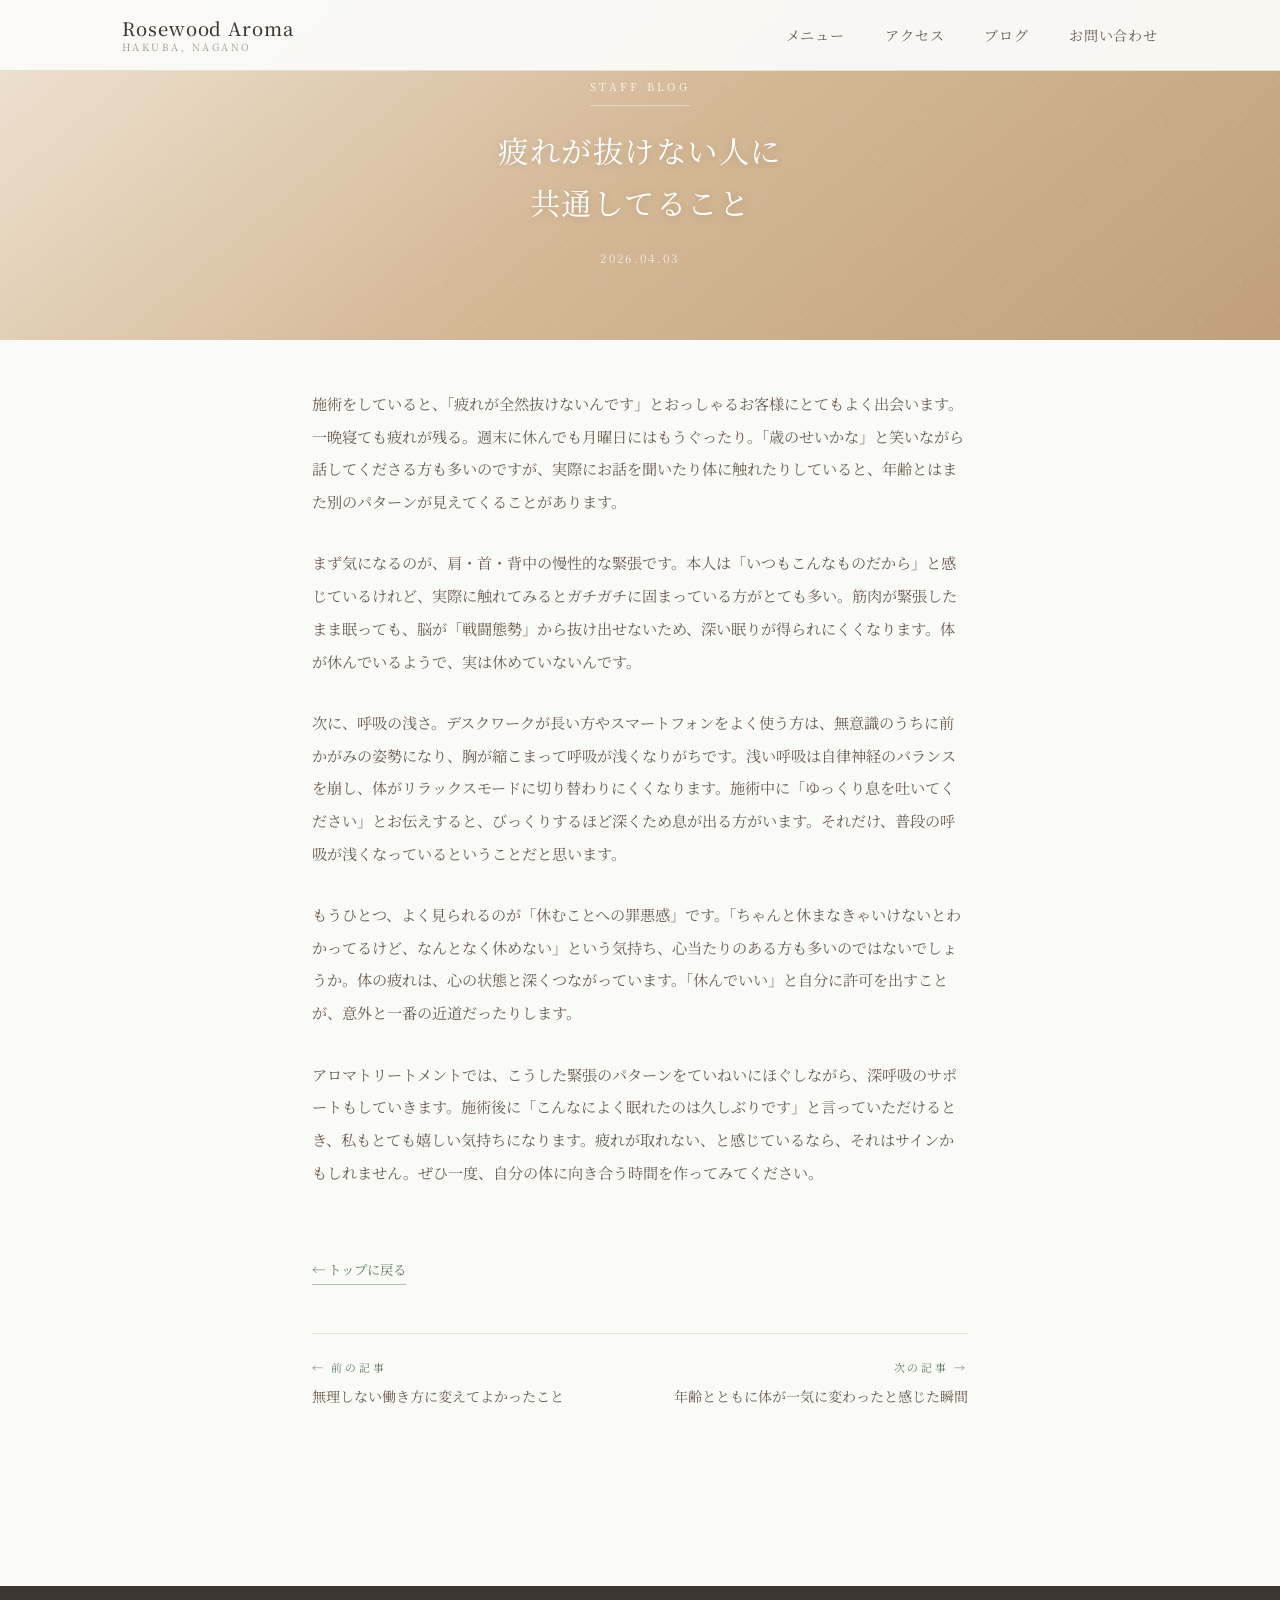
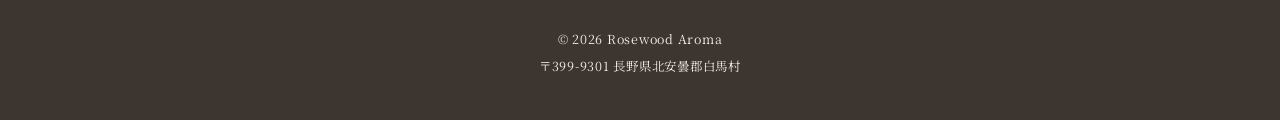
<file: blog/post2.html>
<!DOCTYPE html>
<html lang="ja">
<head>
  <meta charset="UTF-8">
  <meta name="viewport" content="width=device-width, initial-scale=1.0">
  <title>疲れが抜けない人に共通してること | Rosewood Aroma</title>
  <meta name="description" content="「一晩寝ても疲れが取れない」という方に共通して見られるパターンを、セラピスト目線でお伝えします。">
  <link rel="stylesheet" href="../assets/style.css?v=3">
  <link rel="stylesheet" href="https://cdnjs.cloudflare.com/ajax/libs/font-awesome/6.5.0/css/all.min.css">
</head>
<body>

<nav>
  <div class="nav-inner">
    <a href="../index.html" class="nav-logo">
      Rosewood Aroma
      <span>HAKUBA, NAGANO</span>
    </a>
    <button class="hamburger" onclick="toggleMenu()" aria-label="メニューを開く">
      <span></span><span></span><span></span>
    </button>
    <ul class="nav-links" id="navLinks">
      <li><a href="../index.html#menu">メニュー</a></li>
      <li><a href="../index.html#access">アクセス</a></li>
      <li><a href="../blog/">ブログ</a></li>
      <li><a href="../index.html#contact">お問い合わせ</a></li>
    </ul>
  </div>
</nav>

<!-- ── Eye-catch hero ── -->
<div class="blog-hero blog-hero-2">
  <div class="blog-hero-inner">
    <span class="blog-hero-label">Staff Blog</span>
    <h1 class="blog-hero-title">疲れが抜けない人に<br>共通してること</h1>
    <p class="blog-hero-date">2026.04.03</p>
  </div>
</div>

<section class="blog-post-page">
  <div class="blog-post-wrap">

    <div class="blog-post-body">
      <p>
        施術をしていると、「疲れが全然抜けないんです」とおっしゃるお客様にとてもよく出会います。一晩寝ても疲れが残る。週末に休んでも月曜日にはもうぐったり。「歳のせいかな」と笑いながら話してくださる方も多いのですが、実際にお話を聞いたり体に触れたりしていると、年齢とはまた別のパターンが見えてくることがあります。
      </p>
      <p>
        まず気になるのが、肩・首・背中の慢性的な緊張です。本人は「いつもこんなものだから」と感じているけれど、実際に触れてみるとガチガチに固まっている方がとても多い。筋肉が緊張したまま眠っても、脳が「戦闘態勢」から抜け出せないため、深い眠りが得られにくくなります。体が休んでいるようで、実は休めていないんです。
      </p>
      <p>
        次に、呼吸の浅さ。デスクワークが長い方やスマートフォンをよく使う方は、無意識のうちに前かがみの姿勢になり、胸が縮こまって呼吸が浅くなりがちです。浅い呼吸は自律神経のバランスを崩し、体がリラックスモードに切り替わりにくくなります。施術中に「ゆっくり息を吐いてください」とお伝えすると、びっくりするほど深くため息が出る方がいます。それだけ、普段の呼吸が浅くなっているということだと思います。
      </p>
      <p>
        もうひとつ、よく見られるのが「休むことへの罪悪感」です。「ちゃんと休まなきゃいけないとわかってるけど、なんとなく休めない」という気持ち、心当たりのある方も多いのではないでしょうか。体の疲れは、心の状態と深くつながっています。「休んでいい」と自分に許可を出すことが、意外と一番の近道だったりします。
      </p>
      <p>
        アロマトリートメントでは、こうした緊張のパターンをていねいにほぐしながら、深呼吸のサポートもしていきます。施術後に「こんなによく眠れたのは久しぶりです」と言っていただけるとき、私もとても嬉しい気持ちになります。疲れが取れない、と感じているなら、それはサインかもしれません。ぜひ一度、自分の体に向き合う時間を作ってみてください。
      </p>
    </div>

    <a href="../index.html" class="blog-back">← トップに戻る</a>

    <!-- ── Prev / Next ── -->
    <div style="margin-top:3rem; padding-top:1.5rem; border-top:1px solid #E8E0D0; display:flex; justify-content:space-between;">
      <a href="post1.html" style="text-decoration:none; color:#5C7A5F;">
        <span style="display:block; font-size:0.68rem; letter-spacing:0.25em; margin-bottom:0.4rem;">← 前の記事</span>
        <span style="display:block; font-size:0.88rem; color:#6B5E52;">無理しない働き方に変えてよかったこと</span>
      </a>
      <a href="post3.html" style="text-decoration:none; color:#5C7A5F; text-align:right;">
        <span style="display:block; font-size:0.68rem; letter-spacing:0.25em; margin-bottom:0.4rem;">次の記事 →</span>
        <span style="display:block; font-size:0.88rem; color:#6B5E52;">年齢とともに体が一気に変わったと感じた瞬間</span>
      </a>
    </div>

  </div>
</section>

<footer>
  <p>&copy; 2026 Rosewood Aroma</p>
  <p>〒399-9301 長野県北安曇郡白馬村</p>
</footer>

<script>
  function toggleMenu() {
    document.getElementById('navLinks').classList.toggle('open');
  }
</script>

</body>
</html>
</file>
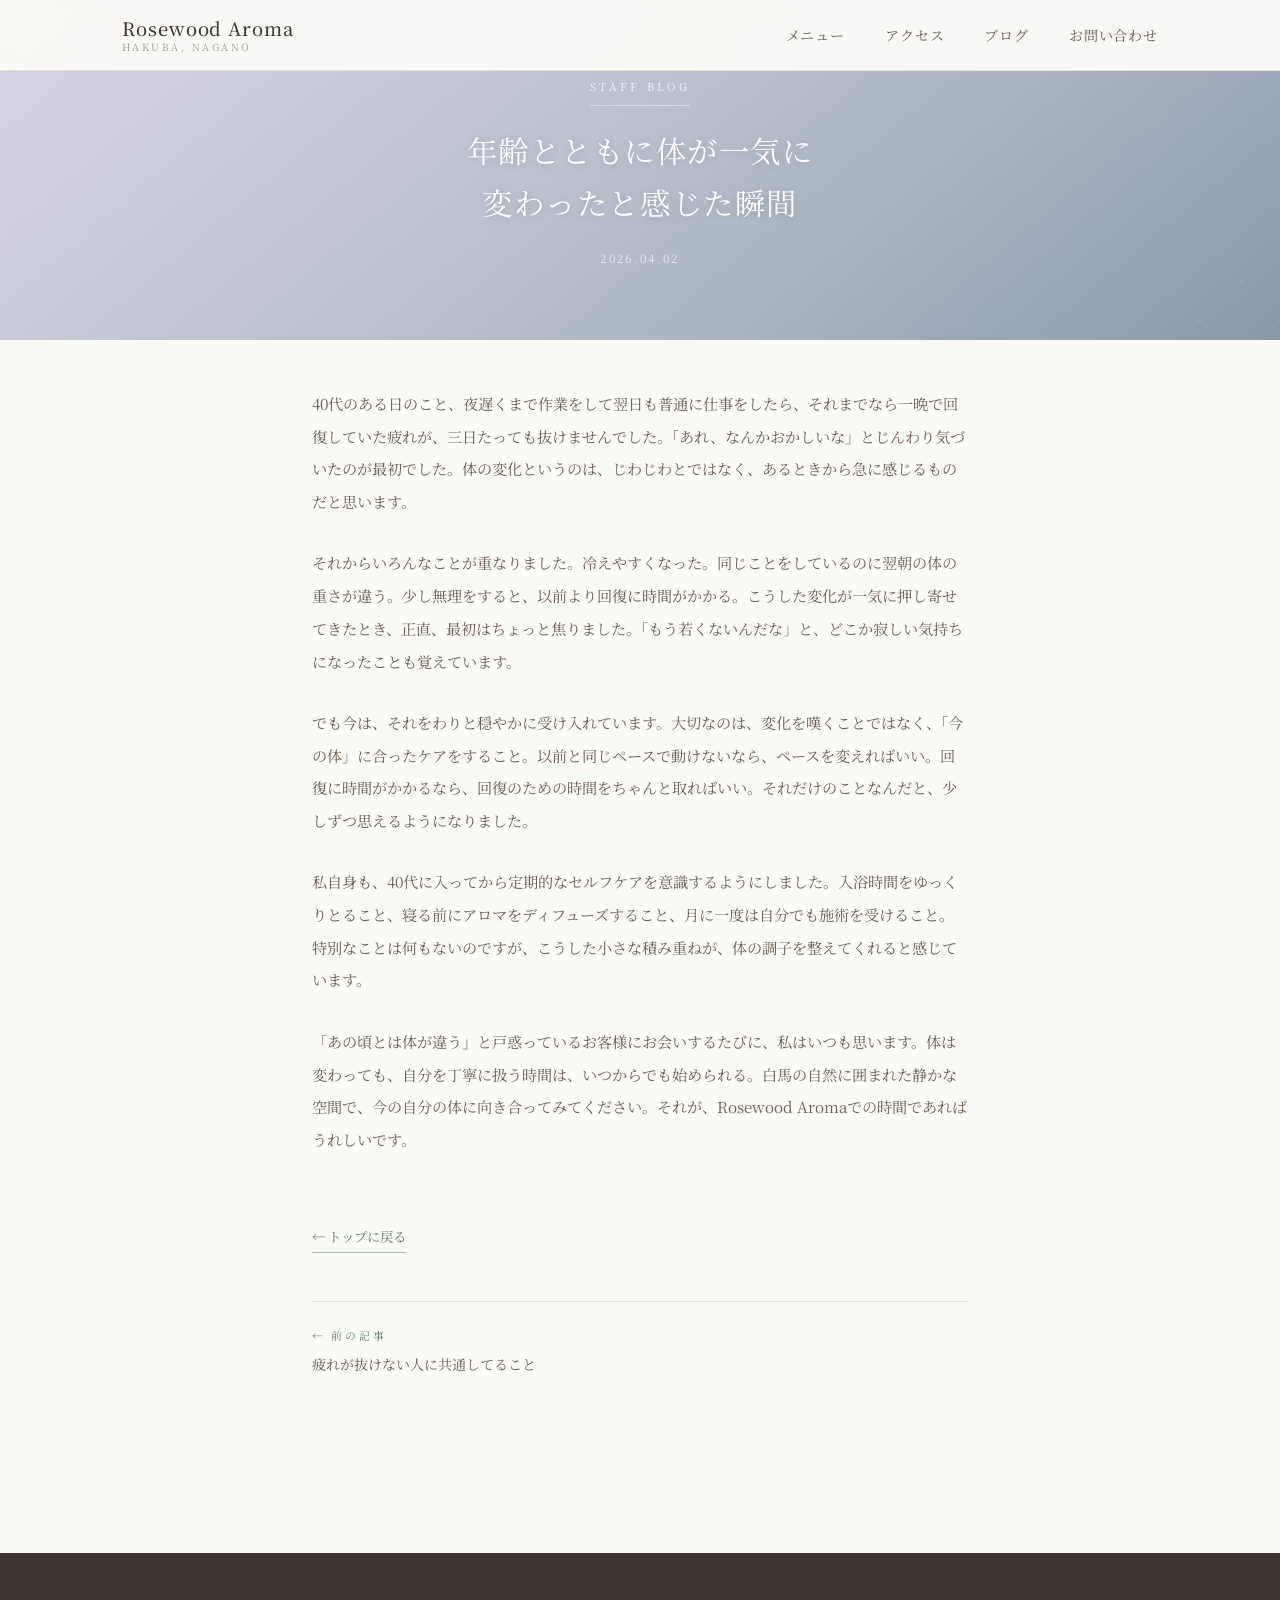
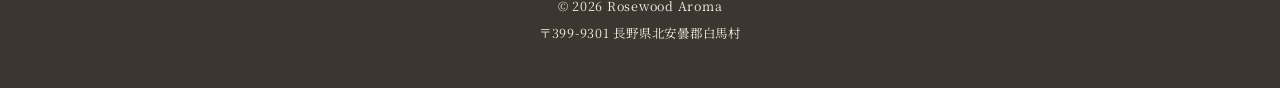
<file: blog/post3.html>
<!DOCTYPE html>
<html lang="ja">
<head>
  <meta charset="UTF-8">
  <meta name="viewport" content="width=device-width, initial-scale=1.0">
  <title>年齢とともに体が一気に変わったと感じた瞬間 | Rosewood Aroma</title>
  <meta name="description" content="40代で感じた体の変化。焦りより受け入れ、「今の体」に合ったケアを始めたことで変わったこと。">
  <link rel="stylesheet" href="../assets/style.css?v=3">
  <link rel="stylesheet" href="https://cdnjs.cloudflare.com/ajax/libs/font-awesome/6.5.0/css/all.min.css">
</head>
<body>

<nav>
  <div class="nav-inner">
    <a href="../index.html" class="nav-logo">
      Rosewood Aroma
      <span>HAKUBA, NAGANO</span>
    </a>
    <button class="hamburger" onclick="toggleMenu()" aria-label="メニューを開く">
      <span></span><span></span><span></span>
    </button>
    <ul class="nav-links" id="navLinks">
      <li><a href="../index.html#menu">メニュー</a></li>
      <li><a href="../index.html#access">アクセス</a></li>
      <li><a href="../blog/">ブログ</a></li>
      <li><a href="../index.html#contact">お問い合わせ</a></li>
    </ul>
  </div>
</nav>

<!-- ── Eye-catch hero ── -->
<div class="blog-hero blog-hero-3">
  <div class="blog-hero-inner">
    <span class="blog-hero-label">Staff Blog</span>
    <h1 class="blog-hero-title">年齢とともに体が一気に<br>変わったと感じた瞬間</h1>
    <p class="blog-hero-date">2026.04.02</p>
  </div>
</div>

<section class="blog-post-page">
  <div class="blog-post-wrap">

    <div class="blog-post-body">
      <p>
        40代のある日のこと、夜遅くまで作業をして翌日も普通に仕事をしたら、それまでなら一晩で回復していた疲れが、三日たっても抜けませんでした。「あれ、なんかおかしいな」とじんわり気づいたのが最初でした。体の変化というのは、じわじわとではなく、あるときから急に感じるものだと思います。
      </p>
      <p>
        それからいろんなことが重なりました。冷えやすくなった。同じことをしているのに翌朝の体の重さが違う。少し無理をすると、以前より回復に時間がかかる。こうした変化が一気に押し寄せてきたとき、正直、最初はちょっと焦りました。「もう若くないんだな」と、どこか寂しい気持ちになったことも覚えています。
      </p>
      <p>
        でも今は、それをわりと穏やかに受け入れています。大切なのは、変化を嘆くことではなく、「今の体」に合ったケアをすること。以前と同じペースで動けないなら、ペースを変えればいい。回復に時間がかかるなら、回復のための時間をちゃんと取ればいい。それだけのことなんだと、少しずつ思えるようになりました。
      </p>
      <p>
        私自身も、40代に入ってから定期的なセルフケアを意識するようにしました。入浴時間をゆっくりとること、寝る前にアロマをディフューズすること、月に一度は自分でも施術を受けること。特別なことは何もないのですが、こうした小さな積み重ねが、体の調子を整えてくれると感じています。
      </p>
      <p>
        「あの頃とは体が違う」と戸惑っているお客様にお会いするたびに、私はいつも思います。体は変わっても、自分を丁寧に扱う時間は、いつからでも始められる。白馬の自然に囲まれた静かな空間で、今の自分の体に向き合ってみてください。それが、Rosewood Aromaでの時間であればうれしいです。
      </p>
    </div>

    <a href="../index.html" class="blog-back">← トップに戻る</a>

    <!-- ── Prev / Next ── -->
    <div style="margin-top:3rem; padding-top:1.5rem; border-top:1px solid #E8E0D0;">
      <a href="post2.html" style="text-decoration:none; color:#5C7A5F;">
        <span style="display:block; font-size:0.68rem; letter-spacing:0.25em; margin-bottom:0.4rem;">← 前の記事</span>
        <span style="display:block; font-size:0.88rem; color:#6B5E52;">疲れが抜けない人に共通してること</span>
      </a>
    </div>

  </div>
</section>

<footer>
  <p>&copy; 2026 Rosewood Aroma</p>
  <p>〒399-9301 長野県北安曇郡白馬村</p>
</footer>

<script>
  function toggleMenu() {
    document.getElementById('navLinks').classList.toggle('open');
  }
</script>

</body>
</html>
</file>
<file: assets/style.css>
@import url('https://fonts.googleapis.com/css2?family=Noto+Serif+JP:wght@300;400;500;600&display=swap');

:root {
  --beige: #F5F0E8;
  --beige-dark: #E8E0D0;
  --green: #7A9E7E;
  --green-dark: #5C7A5F;
  --green-light: #A8C5AB;
  --off-white: #FAFAF7;
  --text-dark: #3D3530;
  --text-mid: #6B5E52;
  --text-light: #9B8E82;
  --white: #FFFFFF;
}

* { margin: 0; padding: 0; box-sizing: border-box; }

body {
  font-family: 'Noto Serif JP', serif;
  background-color: var(--off-white);
  color: var(--text-dark);
  line-height: 1.8;
}

/* ── Navigation ── */
nav {
  background-color: rgba(250, 250, 247, 0.96);
  backdrop-filter: blur(8px);
  position: fixed;
  top: 0;
  width: 100%;
  z-index: 100;
  border-bottom: 1px solid var(--beige-dark);
}

.nav-inner {
  max-width: 1100px;
  margin: 0 auto;
  padding: 0 2rem;
  display: flex;
  justify-content: space-between;
  align-items: center;
  height: 70px;
}

.nav-logo {
  font-size: 1.15rem;
  font-weight: 500;
  color: var(--text-dark);
  text-decoration: none;
  letter-spacing: 0.05em;
  line-height: 1.3;
}

.nav-logo span {
  display: block;
  font-size: 0.62rem;
  color: var(--text-light);
  letter-spacing: 0.25em;
  font-weight: 300;
}

.nav-links {
  display: flex;
  gap: 2.5rem;
  list-style: none;
}

.nav-links a {
  text-decoration: none;
  color: var(--text-mid);
  font-size: 0.88rem;
  letter-spacing: 0.06em;
  transition: color 0.3s;
}

.nav-links a:hover { color: var(--green-dark); }

.hamburger {
  display: none;
  flex-direction: column;
  gap: 5px;
  cursor: pointer;
  background: none;
  border: none;
  padding: 5px;
}

.hamburger span {
  display: block;
  width: 25px;
  height: 2px;
  background: var(--text-mid);
  transition: 0.3s;
}

/* ── Hero ── */
.hero {
  min-height: 100vh;
  background: linear-gradient(150deg, #F0EBE0 0%, var(--beige-dark) 45%, #D4DFD5 100%);
  display: flex;
  align-items: center;
  justify-content: center;
  text-align: center;
  padding: 7rem 2rem 5rem;
  position: relative;
  overflow: hidden;
}

.hero::before {
  content: '';
  position: absolute;
  inset: 0;
  background-image: url("data:image/svg+xml,%3Csvg width='60' height='60' viewBox='0 0 60 60' xmlns='http://www.w3.org/2000/svg'%3E%3Cg fill='none'%3E%3Cg fill='%237a9e7e' fill-opacity='0.07'%3E%3Cpath d='M36 34v-4h-2v4h-4v2h4v4h2v-4h4v-2h-4zm0-30V0h-2v4h-4v2h4v4h2V6h4V4h-4zM6 34v-4H4v4H0v2h4v4h2v-4h4v-2H6zM6 4V0H4v4H0v2h4v4h2V6h4V4H6z'/%3E%3C/g%3E%3C/g%3E%3C/svg%3E");
}

.hero-content { position: relative; max-width: 700px; }

.hero-eyebrow {
  font-size: 0.72rem;
  letter-spacing: 0.28em;
  color: var(--green-dark);
  margin-bottom: 2rem;
  text-transform: uppercase;
}

.hero h1 {
  font-size: clamp(1.9rem, 5vw, 3.2rem);
  font-weight: 400;
  line-height: 1.65;
  color: var(--text-dark);
  margin-bottom: 1.2rem;
  letter-spacing: 0.06em;
}

.hero-en {
  font-size: 1rem;
  color: var(--text-mid);
  margin-bottom: 3rem;
  font-style: italic;
  letter-spacing: 0.05em;
}

/* ── Buttons ── */
.btn-primary {
  display: inline-block;
  padding: 1rem 2.5rem;
  background-color: var(--green-dark);
  color: var(--white);
  text-decoration: none;
  font-size: 0.9rem;
  letter-spacing: 0.1em;
  font-family: 'Noto Serif JP', serif;
  transition: background-color 0.3s, transform 0.2s;
  border-radius: 2px;
}

.btn-primary:hover { background-color: var(--green); transform: translateY(-2px); }

.btn-secondary {
  display: inline-block;
  padding: 0.85rem 2.2rem;
  border: 1px solid var(--green-dark);
  color: var(--green-dark);
  text-decoration: none;
  font-size: 0.88rem;
  letter-spacing: 0.08em;
  font-family: 'Noto Serif JP', serif;
  transition: all 0.3s;
  border-radius: 2px;
}

.btn-secondary:hover { background-color: var(--green-dark); color: var(--white); }

/* ── Sections ── */
section { padding: 6rem 2rem; }

.section-inner { max-width: 1000px; margin: 0 auto; }

.section-label {
  font-size: 0.68rem;
  letter-spacing: 0.3em;
  color: var(--green-dark);
  text-transform: uppercase;
  margin-bottom: 0.5rem;
}

.section-title {
  font-size: clamp(1.4rem, 3vw, 1.9rem);
  font-weight: 400;
  color: var(--text-dark);
  margin-bottom: 0.4rem;
  letter-spacing: 0.05em;
}

.section-title-en {
  font-size: 0.82rem;
  color: var(--text-light);
  font-style: italic;
  margin-bottom: 2.5rem;
}

.divider { width: 40px; height: 1px; background: var(--green); margin: 1.5rem 0; }

/* ── Photo Strip ── */
.photo-strip {
  display: flex;
  height: 320px;
  gap: 3px;
  background: var(--beige-dark);
}
.photo-strip-item {
  flex: 1;
  overflow: hidden;
  position: relative;
}
.photo-strip-item img {
  width: 100%;
  height: 100%;
  object-fit: cover;
  display: block;
  transition: transform 0.7s ease;
  filter: brightness(0.95) saturate(0.9);
}
.photo-strip-item:hover img {
  transform: scale(1.04);
  filter: brightness(1) saturate(1);
}
@media (max-width: 640px) {
  .photo-strip { height: auto; flex-direction: column; gap: 2px; }
  .photo-strip-item { height: 220px; }
}

/* ── Concept ── */
.concept { background-color: var(--beige); }

.concept-lead {
  font-size: clamp(1rem, 2.5vw, 1.3rem);
  line-height: 2;
  color: var(--text-dark);
  font-weight: 400;
}

.features {
  display: grid;
  grid-template-columns: repeat(3, 1fr);
  gap: 1.8rem;
  margin-top: 3rem;
}

.feature-item {
  text-align: center;
  padding: 2rem 1.5rem;
  background: var(--off-white);
  border-top: 2px solid var(--green-light);
}

.feature-icon { font-size: 1.8rem; margin-bottom: 0.8rem; }

.feature-title {
  font-size: 0.92rem;
  font-weight: 500;
  color: var(--text-dark);
  margin-bottom: 0.6rem;
  letter-spacing: 0.04em;
}

.feature-desc { font-size: 0.8rem; color: var(--text-light); line-height: 1.8; }

/* ── Menu ── */
.menu-grid {
  display: grid;
  grid-template-columns: repeat(2, 1fr);
  gap: 1.5rem;
  margin-bottom: 3rem;
}

.menu-item {
  padding: 2rem;
  background: var(--beige);
  border-left: 3px solid var(--green);
}

.menu-name { font-size: 1rem; font-weight: 500; color: var(--text-dark); margin-bottom: 0.3rem; }
.menu-duration { font-size: 0.78rem; color: var(--text-light); margin-bottom: 0.6rem; }
.menu-price { font-size: 1.3rem; color: var(--green-dark); font-weight: 500; }
.menu-cta { text-align: center; }

/* ── Testimonials ── */
.testimonials { background-color: #EEF2EE; }

.testimonial-grid {
  display: grid;
  grid-template-columns: repeat(3, 1fr);
  gap: 1.5rem;
}

.testimonial-item {
  background: var(--off-white);
  padding: 2rem;
}

.testimonial-item::before {
  content: '\201C';
  font-size: 3.5rem;
  color: var(--green-light);
  line-height: 1;
  display: block;
  margin-bottom: 0.3rem;
  font-family: Georgia, serif;
}

.testimonial-text { font-size: 0.87rem; line-height: 1.95; color: var(--text-mid); margin-bottom: 1rem; }
.testimonial-author { font-size: 0.77rem; color: var(--text-light); letter-spacing: 0.1em; }

/* ── Blog (top page) ── */
.blog-grid {
  display: grid;
  grid-template-columns: repeat(3, 1fr);
  gap: 1.5rem;
  margin-bottom: 2.5rem;
}

.blog-card { border-bottom: 1px solid var(--beige-dark); padding-bottom: 1.5rem; }
.blog-date { font-size: 0.73rem; color: var(--green-dark); letter-spacing: 0.1em; margin-bottom: 0.5rem; }

.blog-title {
  font-size: 0.93rem;
  color: var(--text-dark);
  text-decoration: none;
  line-height: 1.75;
  display: block;
  transition: color 0.3s;
}

.blog-title:hover { color: var(--green-dark); }
.blog-cta { text-align: center; }

/* ── Access ── */
.access { background-color: var(--beige); }
.access-info { font-size: 1rem; color: var(--text-mid); line-height: 2.1; }
.access-en { font-size: 0.83rem; color: var(--text-light); margin-top: 0.2rem; }

/* ── Contact ── */
.contact-links { display: flex; flex-direction: column; gap: 1rem; max-width: 420px; }

.contact-link {
  display: flex;
  align-items: center;
  gap: 1rem;
  padding: 1.2rem 1.5rem;
  text-decoration: none;
  color: var(--text-dark);
  border: 1px solid var(--beige-dark);
  transition: all 0.3s;
  font-size: 0.88rem;
}

.contact-link:hover { border-color: var(--green); background: var(--beige); }
.contact-link-icon { font-size: 1.2rem; }

/* ── Footer ── */
footer {
  background-color: var(--text-dark);
  color: var(--beige);
  text-align: center;
  padding: 2.5rem;
  font-size: 0.78rem;
  letter-spacing: 0.06em;
  line-height: 2.2;
}

/* ── Blog post page ── */
.blog-post-page { padding-top: 0; }

.blog-post-wrap {
  max-width: 720px;
  margin: 0 auto;
  padding: 8rem 2rem 5rem;
}

.blog-post-meta {
  font-size: 0.72rem;
  color: var(--green-dark);
  letter-spacing: 0.2em;
  text-transform: uppercase;
  margin-bottom: 1rem;
}

.blog-post-title {
  font-size: clamp(1.4rem, 3.5vw, 1.9rem);
  font-weight: 400;
  line-height: 1.65;
  color: var(--text-dark);
  letter-spacing: 0.04em;
}

.blog-post-divider { width: 40px; height: 1px; background: var(--green); margin: 2rem 0; }

.blog-post-body p {
  font-size: 0.95rem;
  line-height: 2.15;
  color: var(--text-mid);
  margin-bottom: 1.8rem;
}

.blog-back {
  display: inline-flex;
  align-items: center;
  gap: 0.4rem;
  margin-top: 2.5rem;
  font-size: 0.84rem;
  color: var(--green-dark);
  text-decoration: none;
  border-bottom: 1px solid var(--green-light);
  padding-bottom: 2px;
  transition: color 0.3s;
}

.blog-back:hover { color: var(--text-dark); }

/* ── Blog index page ── */
.blog-index-wrap {
  max-width: 820px;
  margin: 0 auto;
  padding: 8rem 2rem 5rem;
}

.blog-list { list-style: none; }

.blog-list-item {
  border-bottom: 1px solid var(--beige-dark);
  padding: 1.8rem 0;
}

.blog-list-item:first-child { border-top: 1px solid var(--beige-dark); }

.blog-list-date { font-size: 0.73rem; color: var(--green-dark); letter-spacing: 0.12em; margin-bottom: 0.4rem; }

.blog-list-title {
  font-size: 1rem;
  color: var(--text-dark);
  text-decoration: none;
  line-height: 1.7;
  transition: color 0.3s;
}

.blog-list-title:hover { color: var(--green-dark); }

/* ── Blog eye-catch hero ── */
.blog-hero {
  width: 100%;
  height: 340px;
  position: relative;
  overflow: hidden;
  display: flex;
  align-items: center;
  justify-content: center;
  margin-bottom: 0;
}

.blog-hero::before {
  content: '';
  position: absolute;
  inset: 0;
  background-image: url("data:image/svg+xml,%3Csvg width='80' height='80' viewBox='0 0 80 80' xmlns='http://www.w3.org/2000/svg'%3E%3Cg fill='none'%3E%3Ccircle cx='40' cy='40' r='1.5' fill='%23ffffff' fill-opacity='0.25'/%3E%3Ccircle cx='0' cy='0' r='1.5' fill='%23ffffff' fill-opacity='0.25'/%3E%3Ccircle cx='80' cy='0' r='1.5' fill='%23ffffff' fill-opacity='0.25'/%3E%3Ccircle cx='0' cy='80' r='1.5' fill='%23ffffff' fill-opacity='0.25'/%3E%3Ccircle cx='80' cy='80' r='1.5' fill='%23ffffff' fill-opacity='0.25'/%3E%3C/g%3E%3C/svg%3E");
  opacity: 0.6;
}

.blog-hero-1 { background: linear-gradient(140deg, #C8D8C8 0%, #8FAF8C 50%, #6B8F6B 100%); }
.blog-hero-2 { background: linear-gradient(140deg, #F0E4D4 0%, #D4B896 50%, #BFA07A 100%); }
.blog-hero-3 { background: linear-gradient(140deg, #D8D4E8 0%, #B8BFCC 50%, #8A9AAA 100%); }

.blog-hero-inner {
  position: relative;
  text-align: center;
  padding: 2rem;
  max-width: 680px;
}

.blog-hero-label {
  display: inline-block;
  font-size: 0.68rem;
  letter-spacing: 0.3em;
  color: rgba(255,255,255,0.85);
  text-transform: uppercase;
  margin-bottom: 1.2rem;
  border-bottom: 1px solid rgba(255,255,255,0.4);
  padding-bottom: 0.5rem;
}

.blog-hero-date {
  font-size: 0.72rem;
  color: rgba(255,255,255,0.75);
  letter-spacing: 0.2em;
  margin-top: 1.2rem;
}

.blog-hero-title {
  font-size: clamp(1.3rem, 3vw, 1.9rem);
  font-weight: 400;
  color: #ffffff;
  line-height: 1.7;
  letter-spacing: 0.05em;
  text-shadow: 0 1px 8px rgba(0,0,0,0.15);
}

/* ── Blog post wrap (updated) ── */
.blog-post-wrap {
  max-width: 720px;
  margin: 0 auto;
  padding: 3rem 2rem 5rem;
}

/* ── Prev/Next navigation ── */
.blog-post-nav {
  display: flex;
  justify-content: space-between;
  align-items: flex-start;
  margin-top: 3.5rem;
  padding-top: 2rem;
  border-top: 1px solid var(--beige-dark);
  gap: 1rem;
}

.blog-nav-prev,
.blog-nav-next {
  text-decoration: none;
  max-width: 46%;
  transition: color 0.3s;
  display: block;
}

.blog-nav-next { text-align: right; }
.blog-nav-placeholder { flex: 1; }

.blog-nav-dir {
  display: block;
  font-size: 0.65rem;
  letter-spacing: 0.25em;
  color: var(--green-dark);
  text-transform: uppercase;
  margin-bottom: 0.4rem;
}

.blog-nav-title {
  font-size: 0.85rem;
  color: var(--text-mid);
  line-height: 1.65;
  display: block;
  transition: color 0.3s;
}

.blog-nav-prev:hover .blog-nav-title,
.blog-nav-next:hover .blog-nav-title { color: var(--green-dark); }

/* ── Blog card with thumbnail ── */
.blog-card-thumb {
  height: 160px;
  border-radius: 2px;
  margin-bottom: 1rem;
  overflow: hidden;
}

.blog-card-thumb-1 { background: linear-gradient(140deg, #C8D8C8 0%, #8FAF8C 100%); }
.blog-card-thumb-2 { background: linear-gradient(140deg, #F0E4D4 0%, #BFA07A 100%); }
.blog-card-thumb-3 { background: linear-gradient(140deg, #D8D4E8 0%, #8A9AAA 100%); }

.blog-card-thumb::after {
  content: '';
  display: block;
  width: 100%;
  height: 100%;
  background-image: url("data:image/svg+xml,%3Csvg width='60' height='60' viewBox='0 0 60 60' xmlns='http://www.w3.org/2000/svg'%3E%3Ccircle cx='30' cy='30' r='1' fill='%23ffffff' fill-opacity='0.3'/%3E%3C/svg%3E");
}

/* ── Responsive ── */
@media (max-width: 768px) {
  .nav-links {
    display: none;
    position: absolute;
    top: 70px;
    left: 0;
    right: 0;
    background: var(--off-white);
    flex-direction: column;
    padding: 1.5rem 2rem;
    border-bottom: 1px solid var(--beige-dark);
    gap: 1.5rem;
  }

  .nav-links.open { display: flex; }
  .hamburger { display: flex; }

  .features,
  .menu-grid,
  .testimonial-grid,
  .blog-grid {
    grid-template-columns: 1fr;
  }

  section { padding: 4rem 1.5rem; }
}
</file>
